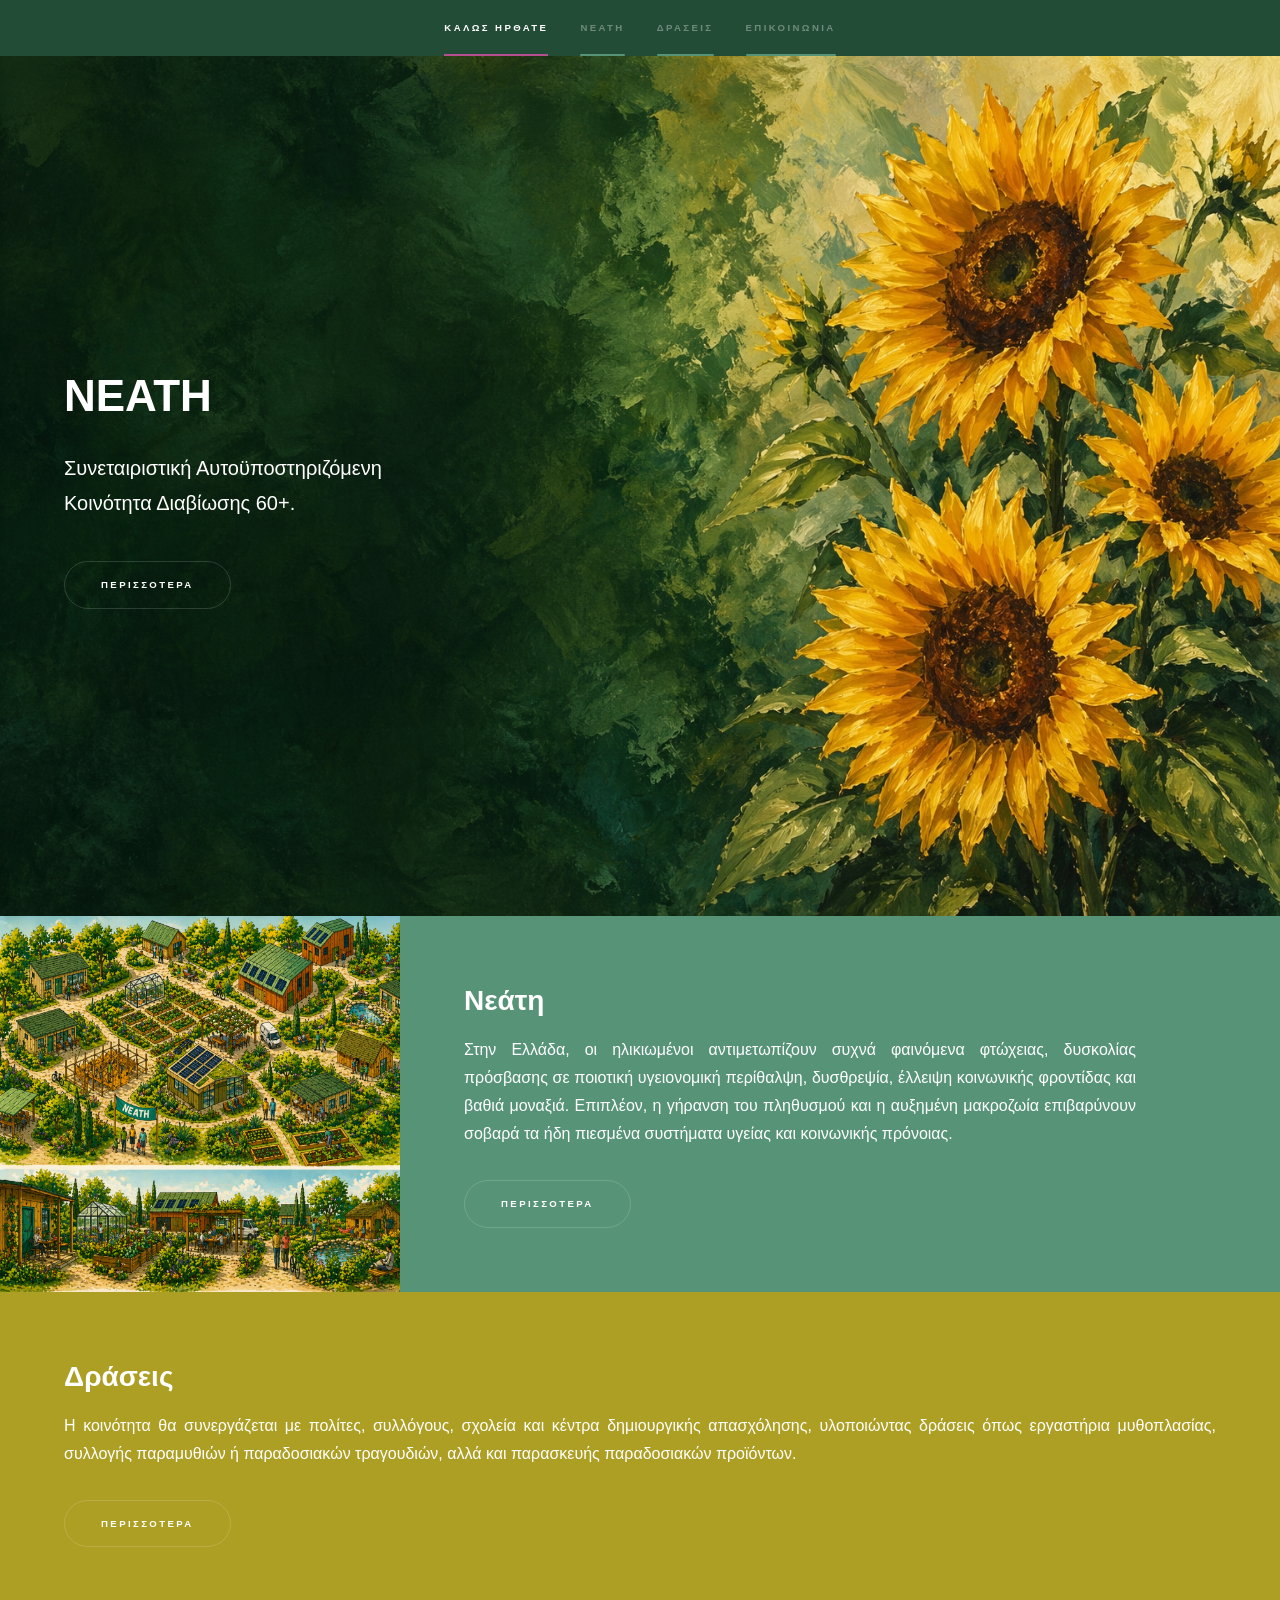
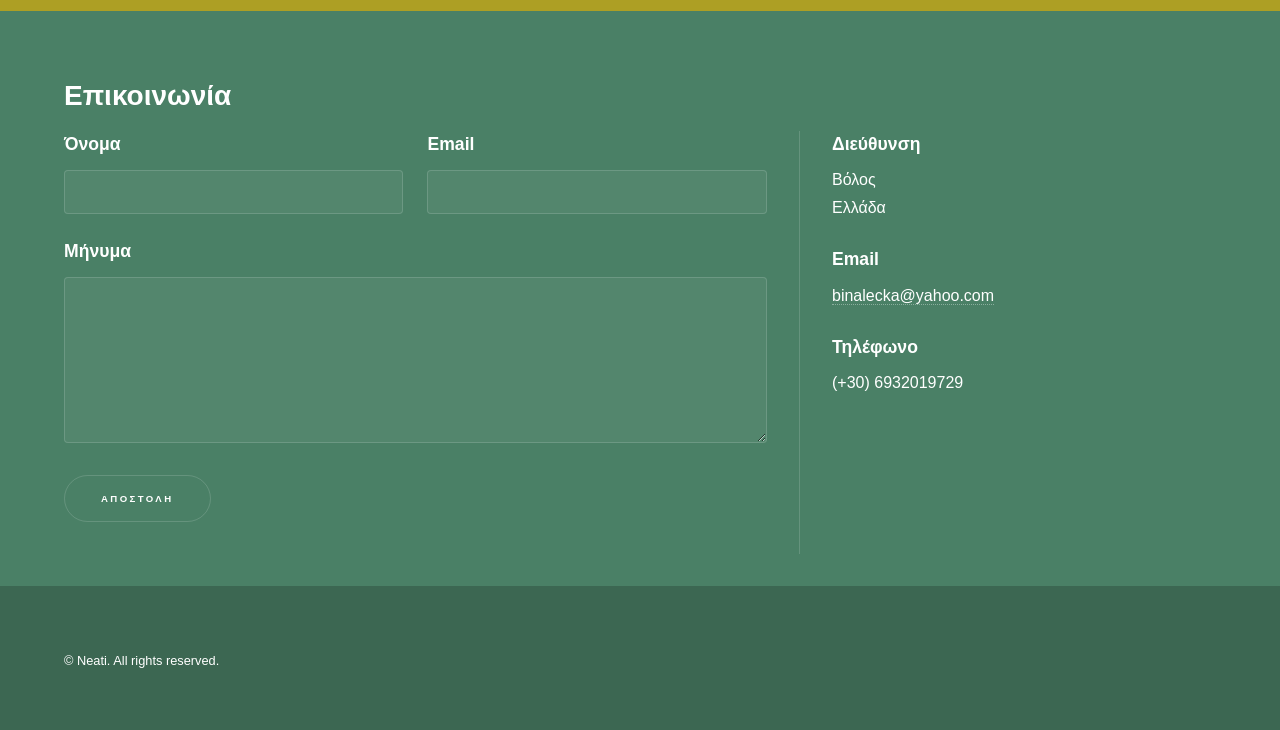
<file: index.html>
<!DOCTYPE HTML>
<!--
	Hyperspace by HTML5 UP
	html5up.net | @ajlkn
	Free for personal and commercial use under the CCA 3.0 license (html5up.net/license)
-->
<html>

<head>
	<title>ΝΕΑΤΗ</title>
	<link rel="icon" type="image/x-icon" href="/images/favicon.ico">
	<meta charset="utf-8" />
	<meta name="viewport" content="width=device-width, initial-scale=1, user-scalable=no" />
	<link rel="stylesheet" href="assets/css/main.css" />
	<noscript>
		<link rel="stylesheet" href="assets/css/noscript.css" />
	</noscript>
</head>

<body class="is-preload">

	<!-- Sidebar -->
	<section id="sidebar">
		<div class="inner">
			<nav>
				<ul>
					<li><a href="#intro">Καλως Ηρθατε</a></li>
					<li><a href="#one">Νεατη</a></li>
					<li><a href="#two">Δρασεις</a></li>
					<li><a href="#three">Επικοινωνια</a></li>
				</ul>
			</nav>
		</div>
	</section>

	<!-- Wrapper -->
	<div id="wrapper">

		<!-- Intro -->
		<section id="intro" class="wrapper style1 fullscreen fade-up">
			<div class="inner">
				<h1>ΝΕΑΤΗ</h1>
				<p>Συνεταιριστική Αυτοϋποστηριζόμενη<br> Κοινότητα Διαβίωσης 60+</a>.</p>
				<ul class="actions">
					<li><a href="#one" class="button scrolly">Περισσοτερα</a></li>
				</ul>
			</div>
		</section>

		<!-- One -->
		<section id="one" class="wrapper style2 spotlights">
			<section>
				<a href="#" class="image"><img src="images/spitia3.png" alt="" data-position="center center" /></a>
				<div class="content">
					<div class="inner">
						<h2>Νεάτη</h2>
						<p style="text-align: justify;">Στην Ελλάδα, οι ηλικιωμένοι αντιμετωπίζουν συχνά φαινόμενα
							φτώχειας, δυσκολίας πρόσβασης σε ποιοτική υγειονομική περίθαλψη, δυσθρεψία, έλλειψη
							κοινωνικής φροντίδας και βαθιά μοναξιά. Επιπλέον, η γήρανση του πληθυσμού και η αυξημένη
							μακροζωία επιβαρύνουν σοβαρά τα ήδη πιεσμένα συστήματα υγείας και κοινωνικής πρόνοιας. </p>
						<ul class="actions">
							<li><a href="neati.html" class="button">Περισσοτερα</a></li>
						</ul>
					</div>
				</div>
			</section>
			<!-- <section>
							<a href="#" class="image"><img src="images/pic02.jpg" alt="" data-position="top center" /></a>
							<div class="content">
								<div class="inner">
									<h2>Feugiat consequat</h2>
									<p>Phasellus convallis elit id ullamcorper pulvinar. Duis aliquam turpis mauris, eu ultricies erat malesuada quis. Aliquam dapibus.</p>
									<ul class="actions">
										<li><a href="neati.html" class="button">Learn more</a></li>
									</ul>
								</div>
							</div>
						</section>
						<section>
							<a href="#" class="image"><img src="images/pic03.jpg" alt="" data-position="25% 25%" /></a>
							<div class="content">
								<div class="inner">
									<h2>Ultricies aliquam</h2>
									<p>Phasellus convallis elit id ullamcorper pulvinar. Duis aliquam turpis mauris, eu ultricies erat malesuada quis. Aliquam dapibus.</p>
									<ul class="actions">
										<li><a href="neati.html" class="button">Learn more</a></li>
									</ul>
								</div>
							</div>
						</section> -->
		</section>

		<!-- Two -->
		<section id="two" class="wrapper style3 fade-up">
			<div class="inner">
				<h2>Δράσεις</h2>
				<p style="text-align: justify;">Η κοινότητα θα συνεργάζεται με πολίτες, συλλόγους, σχολεία και κέντρα
					δημιουργικής απασχόλησης, υλοποιώντας δράσεις όπως εργαστήρια μυθοπλασίας, συλλογής παραμυθιών ή
					παραδοσιακών τραγουδιών, αλλά και παρασκευής παραδοσιακών προϊόντων.</p>
				<ul class="actions">
					<li><a href="draseis.html" class="button">Περισσοτερα</a></li>
				</ul>
				<!-- <div class="features">
								<section>
									<span class="icon solid major fa-code"></span>
									<h3>Lorem ipsum amet</h3>
									<p>Phasellus convallis elit id ullam corper amet et pulvinar. Duis aliquam turpis mauris, sed ultricies erat dapibus.</p>
								</section>
								<section>
									<span class="icon solid major fa-lock"></span>
									<h3>Aliquam sed nullam</h3>
									<p>Phasellus convallis elit id ullam corper amet et pulvinar. Duis aliquam turpis mauris, sed ultricies erat dapibus.</p>
								</section>
								<section>
									<span class="icon solid major fa-cog"></span>
									<h3>Sed erat ullam corper</h3>
									<p>Phasellus convallis elit id ullam corper amet et pulvinar. Duis aliquam turpis mauris, sed ultricies erat dapibus.</p>
								</section>
								<section>
									<span class="icon solid major fa-desktop"></span>
									<h3>Veroeros quis lorem</h3>
									<p>Phasellus convallis elit id ullam corper amet et pulvinar. Duis aliquam turpis mauris, sed ultricies erat dapibus.</p>
								</section>
								<section>
									<span class="icon solid major fa-link"></span>
									<h3>Urna quis bibendum</h3>
									<p>Phasellus convallis elit id ullam corper amet et pulvinar. Duis aliquam turpis mauris, sed ultricies erat dapibus.</p>
								</section>
								<section>
									<span class="icon major fa-gem"></span>
									<h3>Aliquam urna dapibus</h3>
									<p>Phasellus convallis elit id ullam corper amet et pulvinar. Duis aliquam turpis mauris, sed ultricies erat dapibus.</p>
								</section>
							</div> -->
			</div>
		</section>

		<!-- Three -->
		<section id="three" class="wrapper style1 fade-up">
			<div class="inner">
				<h2>Επικοινωνία</h2>
				<div class="split style1">
					<section>
						<form action="https://formspree.io/f/xwvawpgl" method="POST">
							<div class="fields">
								<div class="field half">
									<label for="name">Όνομα</label>
									<input type="text" name="name" id="name" />
								</div>
								<div class="field half">
									<label for="email">Email</label>
									<input type="text" name="email" id="email" />
								</div>
								<div class="field">
									<label for="message">Μήνυμα</label>
									<textarea name="message" id="message" rows="5"></textarea>
								</div>
							</div>
							<ul class="actions">
								<li>
									<button type="submit" >
										Αποστολη
									</button>
								</li>
							</ul>
						</form>
					</section>
					<section>
						<ul class="contact">
							<li>
								<h3>Διεύθυνση</h3>
								Βόλος<br />
								Ελλάδα</span>
							</li>
							<li>
								<h3>Email</h3>
								<a href="#">binalecka@yahoo.com</a>
							</li>
							<li>
								<h3>Τηλέφωνο</h3>
								<span>(+30) 6932019729</span>
							</li>
							<!-- <li>
											<h3>Social</h3>
											<ul class="icons">
												<li><a href="#" class="icon brands fa-twitter"><span class="label">Twitter</span></a></li>
												<li><a href="#" class="icon brands fa-facebook-f"><span class="label">Facebook</span></a></li>
												<li><a href="#" class="icon brands fa-github"><span class="label">GitHub</span></a></li>
												<li><a href="#" class="icon brands fa-instagram"><span class="label">Instagram</span></a></li>
												<li><a href="#" class="icon brands fa-linkedin-in"><span class="label">LinkedIn</span></a></li>
											</ul>
										</li> -->
						</ul>
					</section>
				</div>
			</div>
		</section>

	</div>

	<!-- Footer -->
	<footer id="footer" class="wrapper alt">
		<div class="inner">
			<ul class="menu">
				<li style="color: #fff;">&copy; Neati. All rights reserved.</li>
			</ul>
		</div>
	</footer>

	<!-- Scripts -->
	<script src="assets/js/jquery.min.js"></script>
	<script src="assets/js/jquery.scrollex.min.js"></script>
	<script src="assets/js/jquery.scrolly.min.js"></script>
	<script src="assets/js/browser.min.js"></script>
	<script src="assets/js/breakpoints.min.js"></script>
	<script src="assets/js/util.js"></script>
	<script src="assets/js/main.js"></script>

</body>

</html>
</file>
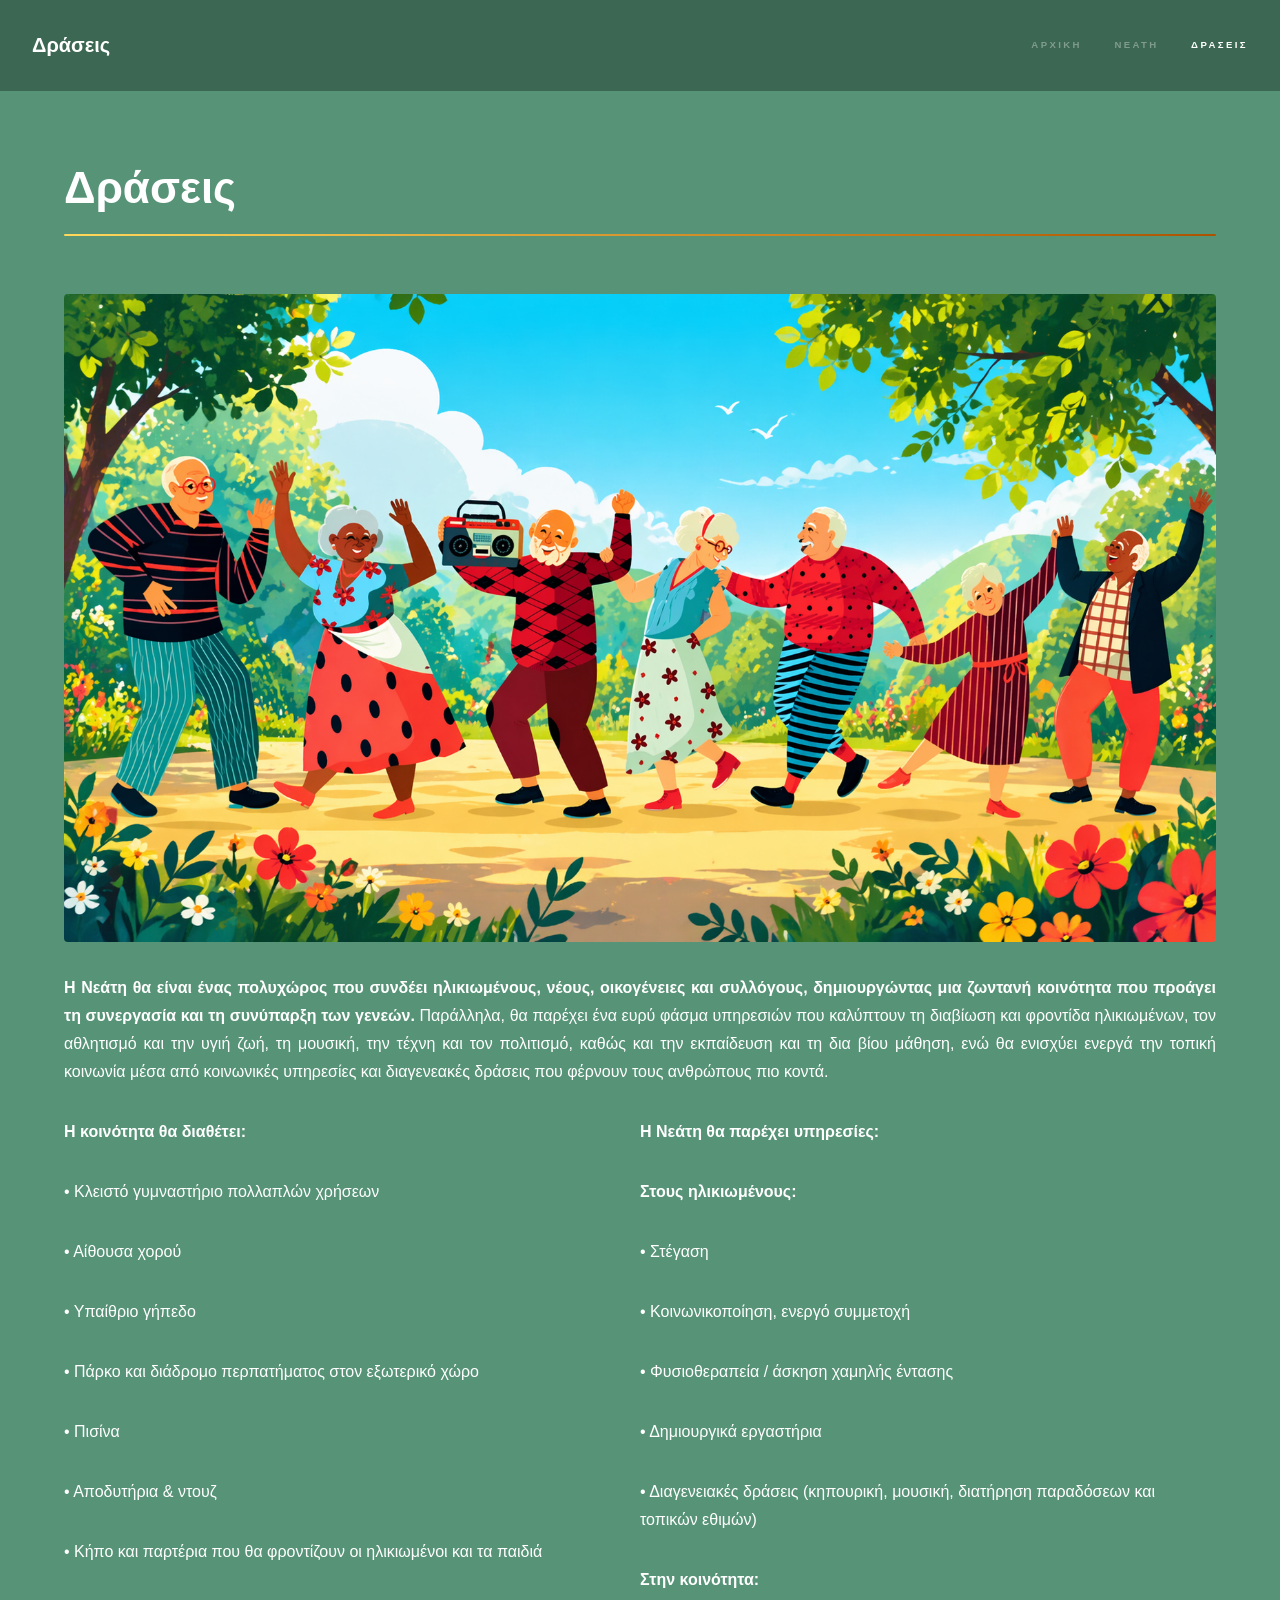
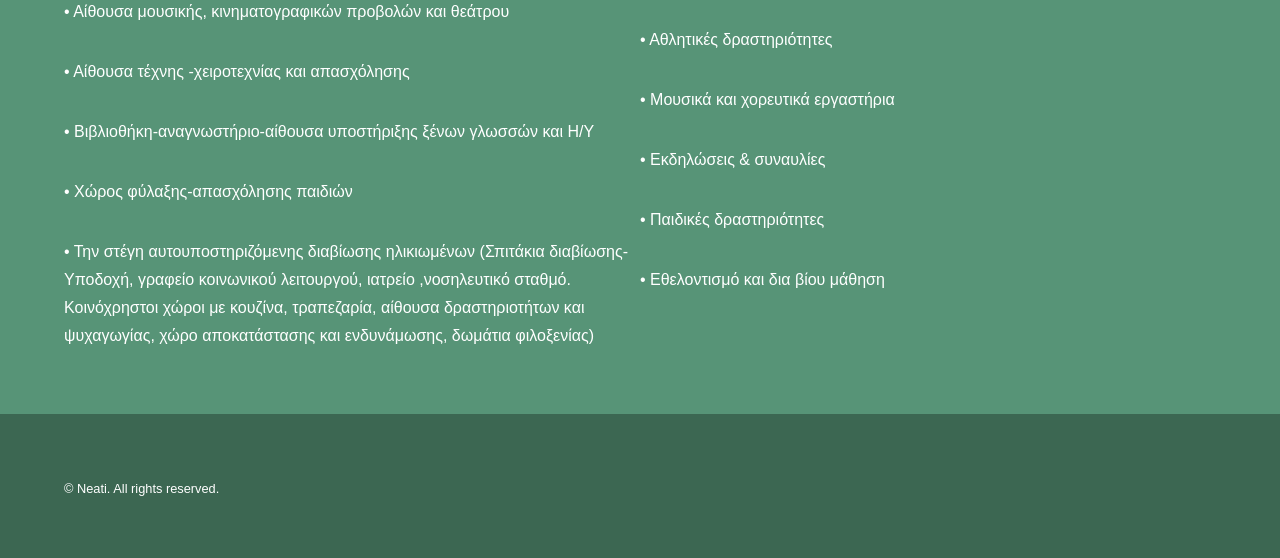
<file: draseis.html>
<!DOCTYPE HTML>
<!--
	Hyperspace by HTML5 UP
	html5up.net | @ajlkn
	Free for personal and commercial use under the CCA 3.0 license (html5up.net/license)
-->
<html>
	<head>
		<title>ΔΡΑΣΕΙΣ</title>
		<link rel="icon" type="image/x-icon" href="/images/favicon.ico">
		<meta charset="utf-8" />
		<meta name="viewport" content="width=device-width, initial-scale=1, user-scalable=no" />
		<link rel="stylesheet" href="assets/css/main.css" />
		<noscript><link rel="stylesheet" href="assets/css/noscript.css" /></noscript>
	</head>
	<body class="is-preload">

		<!-- Header -->
			<header id="header">
				<a href="index.html" class="title">Δράσεις</a>
				<nav>
					<ul>
						<li><a href="index.html">Αρχικη</a></li>
						<li><a href="neati.html">Νεατη</a></li>
						<li><a href="draseis.html" class="active">Δρασεις</a></li>
					</ul>
				</nav>
			</header>

		<!-- Wrapper -->
			<div id="wrapper">

				<!-- Main -->
					<section id="main" class="wrapper">
						<div class="inner">
							<h1 class="major">Δράσεις</h1>
							<span class="image fit"><img src="images/old.png" alt="" /></span>
							<p style="text-align: justify;"><b>Η Νεάτη θα είναι ένας πολυχώρος που συνδέει ηλικιωμένους, νέους, οικογένειες και συλλόγους, δημιουργώντας μια ζωντανή κοινότητα που προάγει τη συνεργασία και τη συνύπαρξη των γενεών.</b> Παράλληλα, θα παρέχει ένα ευρύ φάσμα υπηρεσιών που καλύπτουν τη διαβίωση και φροντίδα ηλικιωμένων, τον αθλητισμό και την υγιή ζωή, τη μουσική, την τέχνη και τον πολιτισμό, καθώς και την εκπαίδευση και τη δια βίου μάθηση, ενώ θα ενισχύει ενεργά την τοπική κοινωνία μέσα από κοινωνικές υπηρεσίες και διαγενεακές δράσεις που φέρνουν τους ανθρώπους πιο κοντά.</p>
							<div style="display: flex; justify-content: space-between; width: 100%; text-align: start;">
								<div style="width: 50%">
									<p><b> Η κοινότητα θα διαθέτει:</b></p>	
									<p> • Κλειστό γυμναστήριο πολλαπλών χρήσεων</p>
									<p> • Αίθουσα χορού</p>
									<p> • Υπαίθριο γήπεδο </p>
									<p> • Πάρκο και διάδρομο περπατήματος στον εξωτερικό χώρο</p>
									<p> • Πισίνα</p>
									<p> • Αποδυτήρια & ντουζ</p>	
									<p> • Κήπο και παρτέρια που θα φροντίζουν οι ηλικιωμένοι και τα παιδιά</p>
									<p> • Αίθουσα μουσικής, κινηματογραφικών προβολών και θεάτρου</p>
									<p> • Αίθουσα τέχνης -χειροτεχνίας και απασχόλησης</p>
									<p> • Βιβλιοθήκη-αναγνωστήριο-αίθουσα υποστήριξης ξένων γλωσσών και Η/Υ</p>
									<p> • Χώρος φύλαξης-απασχόλησης παιδιών</p>
									<p> • Την στέγη αυτουποστηριζόμενης διαβίωσης ηλικιωμένων (Σπιτάκια διαβίωσης-Υποδοχή, γραφείο κοινωνικού λειτουργού, ιατρείο ,νοσηλευτικό σταθμό. Κοινόχρηστοι χώροι με κουζίνα, τραπεζαρία, αίθουσα δραστηριοτήτων και ψυχαγωγίας, χώρο αποκατάστασης και ενδυνάμωσης, δωμάτια φιλοξενίας)</p>	
								</div>
								<div style="width: 50%">
									<p><b>Η Νεάτη θα παρέχει υπηρεσίες:</b></p>
									<p><b>Στους ηλικιωμένους:</b></p>
									<p> • Στέγαση</p>
									<p> • Κοινωνικοποίηση, ενεργό συμμετοχή</p>
									<p> • Φυσιοθεραπεία / άσκηση χαμηλής έντασης</p>
									<p> • Δημιουργικά εργαστήρια</p>
									<p> • Διαγενειακές δράσεις (κηπουρική, μουσική, διατήρηση παραδόσεων και τοπικών εθιμών)</p>
									<p><b>Στην κοινότητα:</b></p>
									<p> • Αθλητικές δραστηριότητες</p>
									<p> • Μουσικά και χορευτικά εργαστήρια</p>
									<p> • Εκδηλώσεις & συναυλίες</p>
									<p> • Παιδικές δραστηριότητες</p>
									<p> • Εθελοντισμό και δια βίου μάθηση</p>
								</div>
							</div>
						</div>
					</section>

			</div>

		<!-- Footer -->
		<footer id="footer" class="wrapper alt">
			<div class="inner">
				<ul class="menu">
					<li style="color: #fff;">&copy; Neati. All rights reserved.</li>
				</ul>
			</div>
		</footer>

		<!-- Scripts -->
			<script src="assets/js/jquery.min.js"></script>
			<script src="assets/js/jquery.scrollex.min.js"></script>
			<script src="assets/js/jquery.scrolly.min.js"></script>
			<script src="assets/js/browser.min.js"></script>
			<script src="assets/js/breakpoints.min.js"></script>
			<script src="assets/js/util.js"></script>
			<script src="assets/js/main.js"></script>

	</body>
</html>
</file>
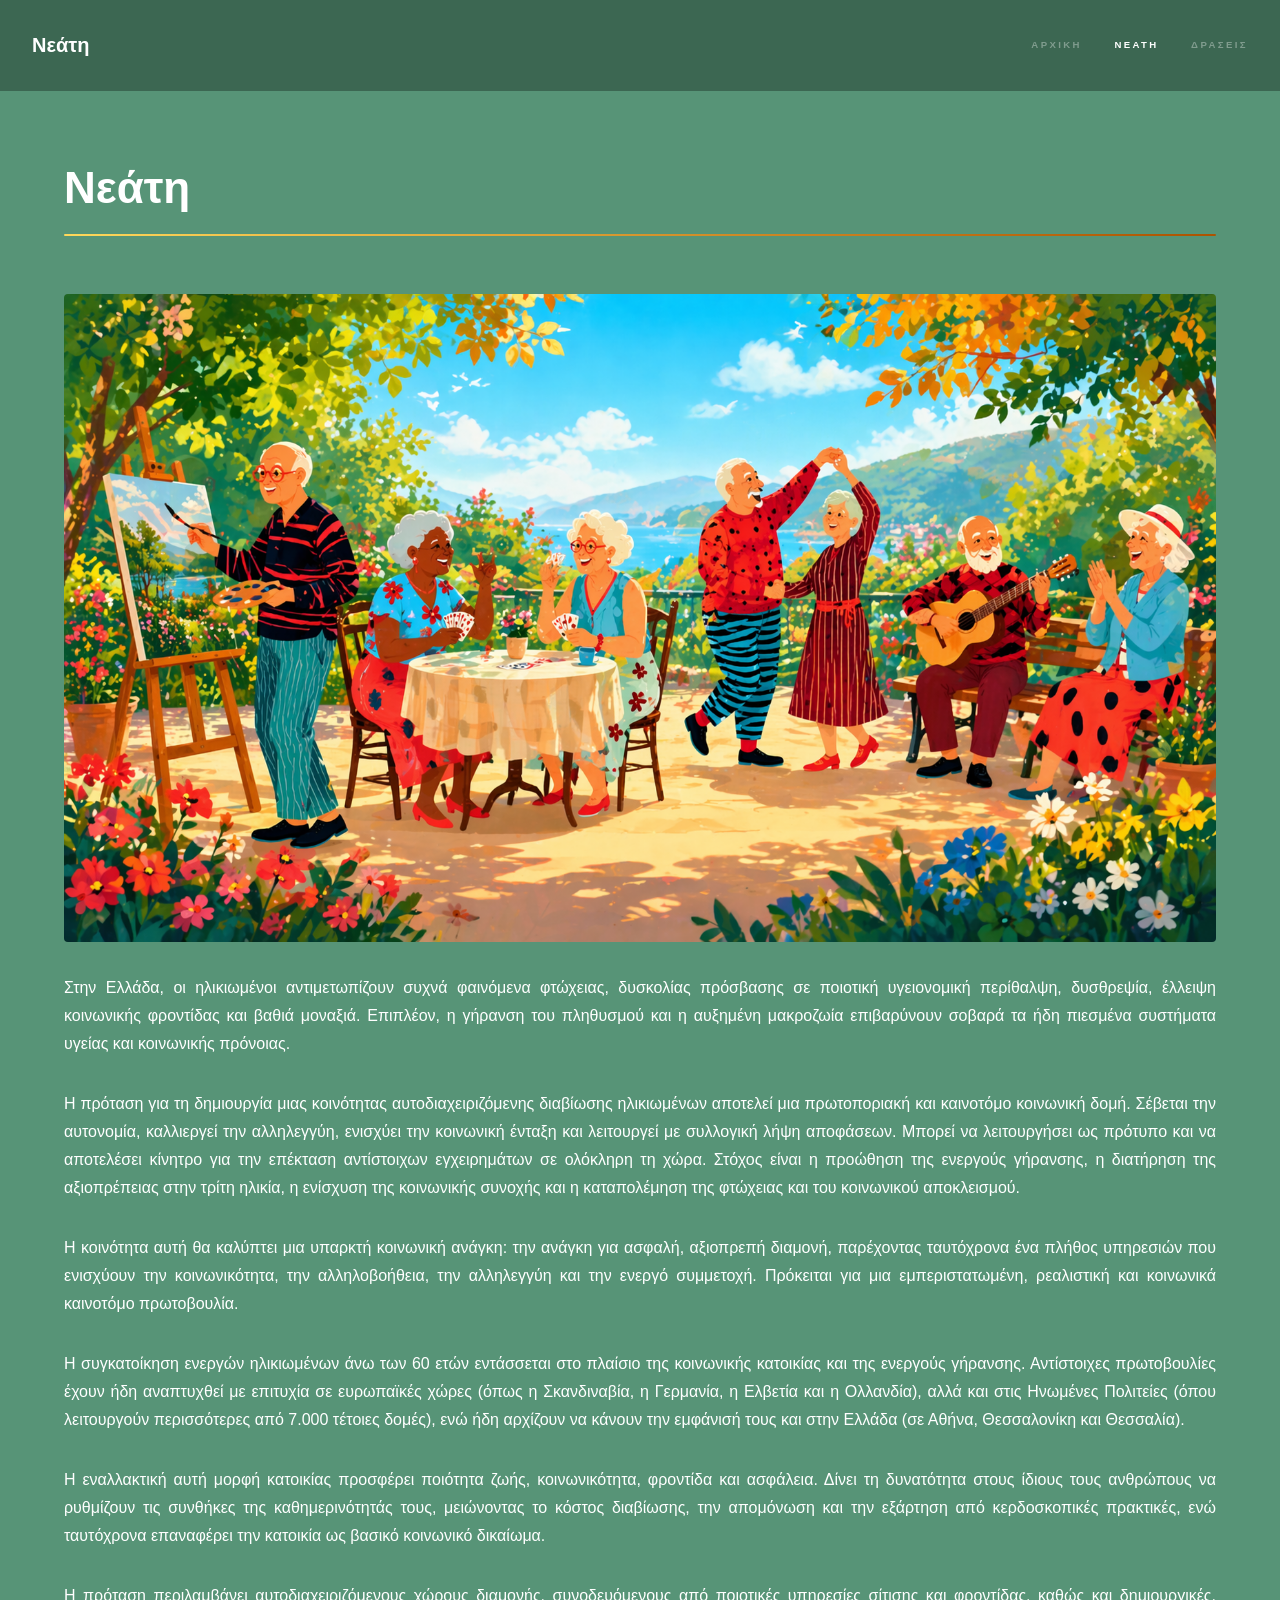
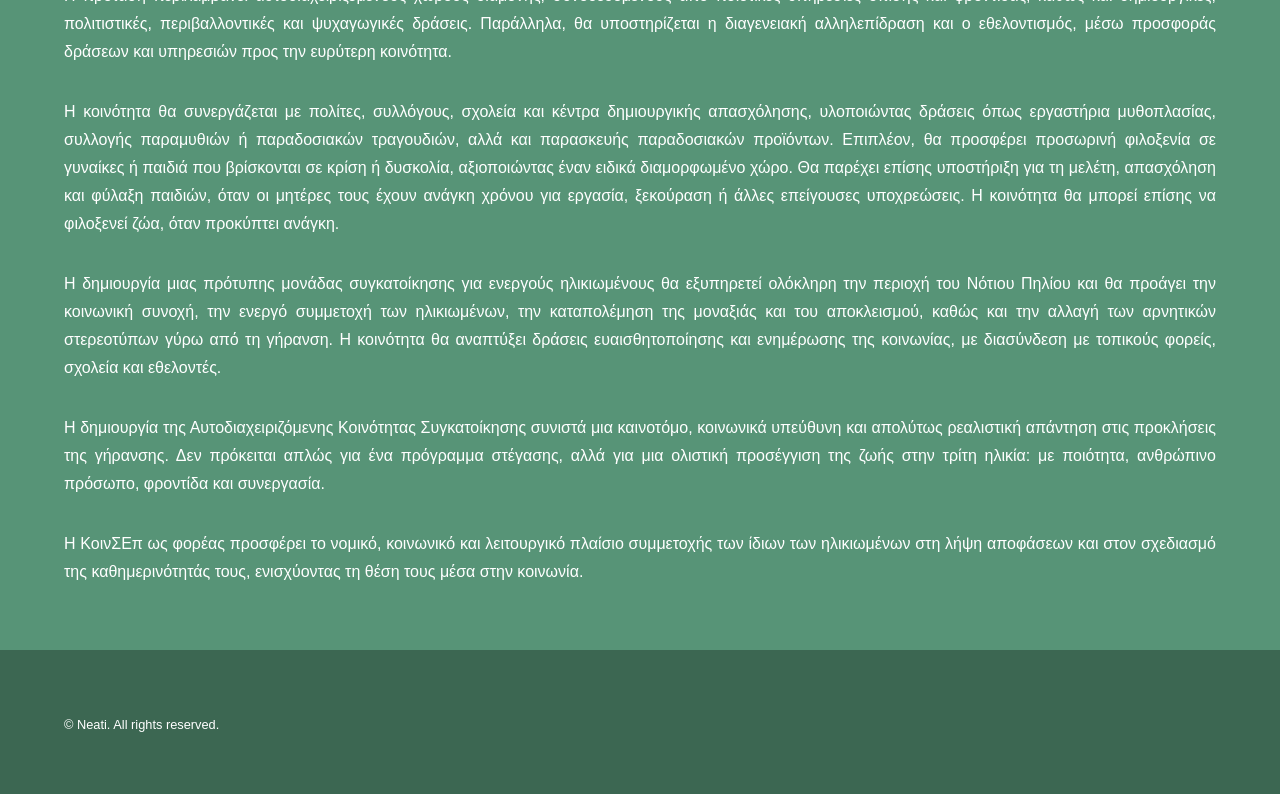
<file: neati.html>
<!DOCTYPE HTML>
<!--
	Hyperspace by HTML5 UP
	html5up.net | @ajlkn
	Free for personal and commercial use under the CCA 3.0 license (html5up.net/license)
-->
<html>
	<head>
		<title>ΝΕΑΤΗ</title>
		<link rel="icon" type="image/x-icon" href="/images/favicon.ico">
		<meta charset="utf-8" />
		<meta name="viewport" content="width=device-width, initial-scale=1, user-scalable=no" />
		<link rel="stylesheet" href="assets/css/main.css" />
		<noscript><link rel="stylesheet" href="assets/css/noscript.css" /></noscript>
	</head>
	<body class="is-preload">

		<!-- Header -->
			<header id="header">
				<a href="index.html" class="title">Νεάτη</a>
				<nav>
					<ul>
						<li><a href="index.html">Αρχικη</a></li>
						<li><a href="neati.html" class="active">Νεατη</a></li>
						<li><a href="draseis.html">Δρασεις</a></li>
					</ul>
				</nav>
			</header>

		<!-- Wrapper -->
			<div id="wrapper">

				<!-- Main -->
					<section id="main" class="wrapper" style="text-align: justify;">
						<div class="inner">
							<h1 class="major">Νεάτη</h1>
							<span class="image fit"><img src="images/old2.png" alt="" /></span>
							<p>Στην Ελλάδα, οι ηλικιωμένοι αντιμετωπίζουν συχνά φαινόμενα φτώχειας, δυσκολίας πρόσβασης σε ποιοτική υγειονομική περίθαλψη, δυσθρεψία, έλλειψη κοινωνικής φροντίδας και βαθιά μοναξιά. Επιπλέον, η γήρανση του πληθυσμού και η αυξημένη μακροζωία επιβαρύνουν σοβαρά τα ήδη πιεσμένα συστήματα υγείας και κοινωνικής πρόνοιας.</p>
							<p>Η πρόταση για τη δημιουργία μιας κοινότητας αυτοδιαχειριζόμενης διαβίωσης ηλικιωμένων αποτελεί μια πρωτοποριακή και καινοτόμο κοινωνική δομή. Σέβεται την αυτονομία, καλλιεργεί την αλληλεγγύη, ενισχύει την κοινωνική ένταξη και λειτουργεί με συλλογική λήψη αποφάσεων. Μπορεί να λειτουργήσει ως πρότυπο και να αποτελέσει κίνητρο για την επέκταση αντίστοιχων εγχειρημάτων σε ολόκληρη τη χώρα. Στόχος είναι η προώθηση της ενεργούς γήρανσης, η διατήρηση της αξιοπρέπειας στην τρίτη ηλικία, η ενίσχυση της κοινωνικής συνοχής και η καταπολέμηση της φτώχειας και του κοινωνικού αποκλεισμού.</p>
							<p>Η κοινότητα αυτή θα καλύπτει μια υπαρκτή κοινωνική ανάγκη: την ανάγκη για ασφαλή, αξιοπρεπή διαμονή, παρέχοντας ταυτόχρονα ένα πλήθος υπηρεσιών που ενισχύουν την κοινωνικότητα, την αλληλοβοήθεια, την αλληλεγγύη και την ενεργό συμμετοχή. Πρόκειται για μια εμπεριστατωμένη, ρεαλιστική και κοινωνικά καινοτόμο πρωτοβουλία.</p>
							<p>Η συγκατοίκηση ενεργών ηλικιωμένων άνω των 60 ετών εντάσσεται στο πλαίσιο της κοινωνικής κατοικίας και της ενεργούς γήρανσης. Αντίστοιχες πρωτοβουλίες έχουν ήδη αναπτυχθεί με επιτυχία σε ευρωπαϊκές χώρες (όπως η Σκανδιναβία, η Γερμανία, η Ελβετία και η Ολλανδία), αλλά και στις Ηνωμένες Πολιτείες (όπου λειτουργούν περισσότερες από 7.000 τέτοιες δομές), ενώ ήδη αρχίζουν να κάνουν την εμφάνισή τους και στην Ελλάδα (σε Αθήνα, Θεσσαλονίκη και Θεσσαλία).</p>
							<p>Η εναλλακτική αυτή μορφή κατοικίας προσφέρει ποιότητα ζωής, κοινωνικότητα, φροντίδα και ασφάλεια. Δίνει τη δυνατότητα στους ίδιους τους ανθρώπους να ρυθμίζουν τις συνθήκες της καθημερινότητάς τους, μειώνοντας το κόστος διαβίωσης, την απομόνωση και την εξάρτηση από κερδοσκοπικές πρακτικές, ενώ ταυτόχρονα επαναφέρει την κατοικία ως βασικό κοινωνικό δικαίωμα.</p>
							<p>Η πρόταση περιλαμβάνει αυτοδιαχειριζόμενους χώρους διαμονής, συνοδευόμενους από ποιοτικές υπηρεσίες σίτισης και φροντίδας, καθώς και δημιουργικές, πολιτιστικές, περιβαλλοντικές και ψυχαγωγικές δράσεις. Παράλληλα, θα υποστηρίζεται η διαγενειακή αλληλεπίδραση και ο εθελοντισμός, μέσω προσφοράς δράσεων και υπηρεσιών προς την ευρύτερη κοινότητα.</p>
							<p>Η κοινότητα θα συνεργάζεται με πολίτες, συλλόγους, σχολεία και κέντρα δημιουργικής απασχόλησης, υλοποιώντας δράσεις όπως εργαστήρια μυθοπλασίας, συλλογής παραμυθιών ή παραδοσιακών τραγουδιών, αλλά και παρασκευής παραδοσιακών προϊόντων. Επιπλέον, θα προσφέρει προσωρινή φιλοξενία σε γυναίκες ή παιδιά που βρίσκονται σε κρίση ή δυσκολία, αξιοποιώντας έναν ειδικά διαμορφωμένο χώρο. Θα παρέχει επίσης υποστήριξη για τη μελέτη, απασχόληση και φύλαξη παιδιών, όταν οι μητέρες τους έχουν ανάγκη χρόνου για εργασία, ξεκούραση ή άλλες επείγουσες υποχρεώσεις. Η κοινότητα θα μπορεί επίσης να φιλοξενεί ζώα, όταν προκύπτει ανάγκη.</p>
							<p>Η δημιουργία μιας πρότυπης μονάδας συγκατοίκησης για ενεργούς ηλικιωμένους θα εξυπηρετεί ολόκληρη την περιοχή του Νότιου Πηλίου και θα προάγει την κοινωνική συνοχή, την ενεργό συμμετοχή των ηλικιωμένων, την καταπολέμηση της μοναξιάς και του αποκλεισμού, καθώς και την αλλαγή των αρνητικών στερεοτύπων γύρω από τη γήρανση. Η κοινότητα θα αναπτύξει δράσεις ευαισθητοποίησης και ενημέρωσης της κοινωνίας, με διασύνδεση με τοπικούς φορείς, σχολεία και εθελοντές.</p>
							<p>Η δημιουργία της Αυτοδιαχειριζόμενης Κοινότητας Συγκατοίκησης συνιστά μια καινοτόμο, κοινωνικά υπεύθυνη και απολύτως ρεαλιστική απάντηση στις προκλήσεις της γήρανσης. Δεν πρόκειται απλώς για ένα πρόγραμμα στέγασης, αλλά για μια ολιστική προσέγγιση της ζωής στην τρίτη ηλικία: με ποιότητα, ανθρώπινο πρόσωπο, φροντίδα και συνεργασία.</p>
							<p>Η ΚοινΣΕπ ως φορέας προσφέρει το νομικό, κοινωνικό και λειτουργικό πλαίσιο συμμετοχής των ίδιων των ηλικιωμένων στη λήψη αποφάσεων και στον σχεδιασμό της καθημερινότητάς τους, ενισχύοντας τη θέση τους μέσα στην κοινωνία.</p>

						</div>
					</section>

			</div>

		<!-- Footer -->
			<footer id="footer" class="wrapper alt">
				<div class="inner">
					<ul class="menu">
						<li style="color: #fff;">&copy; Neati. All rights reserved.</li>
					</ul>
				</div>
			</footer>

		<!-- Scripts -->
			<script src="assets/js/jquery.min.js"></script>
			<script src="assets/js/jquery.scrollex.min.js"></script>
			<script src="assets/js/jquery.scrolly.min.js"></script>
			<script src="assets/js/browser.min.js"></script>
			<script src="assets/js/breakpoints.min.js"></script>
			<script src="assets/js/util.js"></script>
			<script src="assets/js/main.js"></script>

	</body>
</html>
</file>
<file: assets/css/noscript.css>
/*
	Hyperspace by HTML5 UP
	html5up.net | @ajlkn
	Free for personal and commercial use under the CCA 3.0 license (html5up.net/license)
*/

/* Spotlights */

	.spotlights > section > .image:before {
		opacity: 0 !important;
	}

	.spotlights > section > .content > .inner {
		-moz-transform: none !important;
		-webkit-transform: none !important;
		-ms-transform: none !important;
		transform: none !important;
		opacity: 1 !important;
	}

/* Wrapper */

	.wrapper > .inner {
		opacity: 1 !important;
		-moz-transform: none !important;
		-webkit-transform: none !important;
		-ms-transform: none !important;
		transform: none !important;
	}

/* Sidebar */

	#sidebar > .inner {
		opacity: 1 !important;
	}

	#sidebar nav > ul > li {
		-moz-transform: none !important;
		-webkit-transform: none !important;
		-ms-transform: none !important;
		transform: none !important;
		opacity: 1 !important;
	}
</file>
<file: assets/css/main.css>
@import url(fontawesome-all.min.css);

/*
	Hyperspace by HTML5 UP
	html5up.net | @ajlkn
	Free for personal and commercial use under the CCA 3.0 license (html5up.net/license)
*/

html, body, div, span, applet, object,
iframe, h1, h2, h3, h4, h5, h6, p, blockquote,
pre, a, abbr, acronym, address, big, cite,
code, del, dfn, em, img, ins, kbd, q, s, samp,
small, strike, strong, sub, sup, tt, var, b,
u, i, center, dl, dt, dd, ol, ul, li, fieldset,
form, label, legend, table, caption, tbody,
tfoot, thead, tr, th, td, article, aside,
canvas, details, embed, figure, figcaption,
footer, header, hgroup, menu, nav, output, ruby,
section, summary, time, mark, audio, video {
	margin: 0;
	padding: 0;
	border: 0;
	font-size: 100%;
	font: inherit;
	vertical-align: baseline;}

article, aside, details, figcaption, figure,
footer, header, hgroup, menu, nav, section {
	display: block;}

body {
	line-height: 1;
}

ol, ul {
	list-style: none;
}

blockquote, q {
	quotes: none;
}

	blockquote:before, blockquote:after, q:before, q:after {
		content: '';
		content: none;
	}

table {
	border-collapse: collapse;
	border-spacing: 0;
}

body {
	-webkit-text-size-adjust: none;
}

mark {
	background-color: transparent;
	color: inherit;
}

input::-moz-focus-inner {
	border: 0;
	padding: 0;
}

input, select, textarea {
	-moz-appearance: none;
	-webkit-appearance: none;
	-ms-appearance: none;
	appearance: none;
}

/* Basic */

	@-ms-viewport {
		width: device-width;
	}

	body {
		-ms-overflow-style: scrollbar;
	}

	@media screen and (max-width: 480px) {

		html, body {
			min-width: 320px;
		}

	}

	html {
		box-sizing: border-box;
	}

	*, *:before, *:after {
		box-sizing: inherit;
	}

	body {
		background: #579477;
	}

		body.is-preload *, body.is-preload *:before, body.is-preload *:after {
			-moz-animation: none !important;
			-webkit-animation: none !important;
			-ms-animation: none !important;
			animation: none !important;
			-moz-transition: none !important;
			-webkit-transition: none !important;
			-ms-transition: none !important;
			transition: none !important;
		}

/* Type */

	body, input, select, textarea {
		color: #FFFFFF;
		font-family: Arial, Helvetica, sans-serif;
		font-size: 16.5pt;
		font-weight: normal;
		line-height: 1.75;
	}

		@media screen and (max-width: 1680px) {

			body, input, select, textarea {
				font-size: 13pt;
			}

		}

		@media screen and (max-width: 1280px) {

			body, input, select, textarea {
				font-size: 12pt;
			}

		}

		@media screen and (max-width: 360px) {

			body, input, select, textarea {
				font-size: 11pt;
			}

		}

	a {
		-moz-transition: color 0.2s ease, border-bottom-color 0.2s ease;
		-webkit-transition: color 0.2s ease, border-bottom-color 0.2s ease;
		-ms-transition: color 0.2s ease, border-bottom-color 0.2s ease;
		transition: color 0.2s ease, border-bottom-color 0.2s ease;
		border-bottom: dotted 1px rgba(255, 255, 255, 0.35);
		color: inherit;
		text-decoration: none;
	}

		a:hover {
			border-bottom-color: transparent;
			color: #ffffff;
		}

	strong, b {
		color: #ffffff;
		font-weight: bold;
	}

	em, i {
		font-style: italic;
	}

	p {
		margin: 0 0 2em 0;
	}

	h1, h2, h3, h4, h5, h6 {
		color: #ffffff;
		font-weight: bold;
		line-height: 1.5;
		margin: 0 0 0.5em 0;
	}

		h1 a, h2 a, h3 a, h4 a, h5 a, h6 a {
			color: inherit;
			text-decoration: none;
		}

	h1 {
		font-size: 2.75em;
	}

		h1.major {
			margin: 0 0 1.3em 0;
			position: relative;
			padding-bottom: 0.35em;
		}

			h1.major:after {
				background-image: -moz-linear-gradient(to right, #FED85B, #AD5300);
				background-image: -webkit-linear-gradient(to right, #FED85B, #AD5300);
				background-image: -ms-linear-gradient(to right, #FED85B #AD5300);
				background-image: linear-gradient(to right, #FED85B, #AD5300);
				-moz-transition: max-width 0.2s ease;
				-webkit-transition: max-width 0.2s ease;
				-ms-transition: max-width 0.2s ease;
				transition: max-width 0.2s ease;
				border-radius: 0.2em;
				bottom: 0;
				content: '';
				height: 0.05em;
				position: absolute;
				right: 0;
				width: 100%;
			}

	h2 {
		font-size: 1.75em;
	}

	h3 {
		font-size: 1.1em;
	}

	h4 {
		font-size: 1em;
	}

	h5 {
		font-size: 0.8em;
	}

	h6 {
		font-size: 0.6em;
	}

	@media screen and (max-width: 736px) {

		h1 {
			font-size: 2em;
		}

		h2 {
			font-size: 1.25em;
		}

		h3 {
			font-size: 1em;
		}

		h4 {
			font-size: 0.8em;
		}

		h5 {
			font-size: 0.6em;
		}

		h6 {
			font-size: 0.6em;
		}

	}

	sub {
		font-size: 0.8em;
		position: relative;
		top: 0.5em;
	}

	sup {
		font-size: 0.8em;
		position: relative;
		top: -0.5em;
	}

	blockquote {
		border-left: solid 4px rgba(255, 255, 255, 0.15);
		font-style: italic;
		margin: 0 0 2em 0;
		padding: 0.5em 0 0.5em 2em;
	}

	code {
		background: rgba(255, 255, 255, 0.05);
		border-radius: 0.25em;
		border: solid 1px rgba(255, 255, 255, 0.15);
		font-family: "Courier New", monospace;
		font-size: 0.9em;
		margin: 0 0.25em;
		padding: 0.25em 0.65em;
	}

	pre {
		-webkit-overflow-scrolling: touch;
		font-family: "Courier New", monospace;
		font-size: 0.9em;
		margin: 0 0 2em 0;
	}

		pre code {
			display: block;
			line-height: 1.75em;
			padding: 1em 1.5em;
			overflow-x: auto;
		}

	hr {
		border: 0;
		border-bottom: solid 1px rgba(255, 255, 255, 0.15);
		margin: 2em 0;
	}

		hr.major {
			margin: 3em 0;
		}

	.align-left {
		text-align: left;
	}

	.align-center {
		text-align: center;
	}

	.align-right {
		text-align: right;
	}

/* Row */

	.row {
		display: flex;
		flex-wrap: wrap;
		box-sizing: border-box;
		align-items: stretch;
	}

		.row > * {
			box-sizing: border-box;
		}

		.row.gtr-uniform > * > :last-child {
			margin-bottom: 0;
		}

		.row.aln-left {
			justify-content: flex-start;
		}

		.row.aln-center {
			justify-content: center;
		}

		.row.aln-right {
			justify-content: flex-end;
		}

		.row.aln-top {
			align-items: flex-start;
		}

		.row.aln-middle {
			align-items: center;
		}

		.row.aln-bottom {
			align-items: flex-end;
		}

		.row > .imp {
			order: -1;
		}

		.row > .col-1 {
			width: 8.33333%;
		}

		.row > .off-1 {
			margin-left: 8.33333%;
		}

		.row > .col-2 {
			width: 16.66667%;
		}

		.row > .off-2 {
			margin-left: 16.66667%;
		}

		.row > .col-3 {
			width: 25%;
		}

		.row > .off-3 {
			margin-left: 25%;
		}

		.row > .col-4 {
			width: 33.33333%;
		}

		.row > .off-4 {
			margin-left: 33.33333%;
		}

		.row > .col-5 {
			width: 41.66667%;
		}

		.row > .off-5 {
			margin-left: 41.66667%;
		}

		.row > .col-6 {
			width: 50%;
		}

		.row > .off-6 {
			margin-left: 50%;
		}

		.row > .col-7 {
			width: 58.33333%;
		}

		.row > .off-7 {
			margin-left: 58.33333%;
		}

		.row > .col-8 {
			width: 66.66667%;
		}

		.row > .off-8 {
			margin-left: 66.66667%;
		}

		.row > .col-9 {
			width: 75%;
		}

		.row > .off-9 {
			margin-left: 75%;
		}

		.row > .col-10 {
			width: 83.33333%;
		}

		.row > .off-10 {
			margin-left: 83.33333%;
		}

		.row > .col-11 {
			width: 91.66667%;
		}

		.row > .off-11 {
			margin-left: 91.66667%;
		}

		.row > .col-12 {
			width: 100%;
		}

		.row > .off-12 {
			margin-left: 100%;
		}

		.row.gtr-0 {
			margin-top: 0;
			margin-left: 0em;
		}

			.row.gtr-0 > * {
				padding: 0 0 0 0em;
			}

			.row.gtr-0.gtr-uniform {
				margin-top: 0em;
			}

				.row.gtr-0.gtr-uniform > * {
					padding-top: 0em;
				}

		.row.gtr-25 {
			margin-top: 0;
			margin-left: -0.375em;
		}

			.row.gtr-25 > * {
				padding: 0 0 0 0.375em;
			}

			.row.gtr-25.gtr-uniform {
				margin-top: -0.375em;
			}

				.row.gtr-25.gtr-uniform > * {
					padding-top: 0.375em;
				}

		.row.gtr-50 {
			margin-top: 0;
			margin-left: -0.75em;
		}

			.row.gtr-50 > * {
				padding: 0 0 0 0.75em;
			}

			.row.gtr-50.gtr-uniform {
				margin-top: -0.75em;
			}

				.row.gtr-50.gtr-uniform > * {
					padding-top: 0.75em;
				}

		.row {
			margin-top: 0;
			margin-left: -1.5em;
		}

			.row > * {
				padding: 0 0 0 1.5em;
			}

			.row.gtr-uniform {
				margin-top: -1.5em;
			}

				.row.gtr-uniform > * {
					padding-top: 1.5em;
				}

		.row.gtr-150 {
			margin-top: 0;
			margin-left: -2.25em;
		}

			.row.gtr-150 > * {
				padding: 0 0 0 2.25em;
			}

			.row.gtr-150.gtr-uniform {
				margin-top: -2.25em;
			}

				.row.gtr-150.gtr-uniform > * {
					padding-top: 2.25em;
				}

		.row.gtr-200 {
			margin-top: 0;
			margin-left: -3em;
		}

			.row.gtr-200 > * {
				padding: 0 0 0 3em;
			}

			.row.gtr-200.gtr-uniform {
				margin-top: -3em;
			}

				.row.gtr-200.gtr-uniform > * {
					padding-top: 3em;
				}

		@media screen and (max-width: 1680px) {

			.row {
				display: flex;
				flex-wrap: wrap;
				box-sizing: border-box;
				align-items: stretch;
			}

				.row > * {
					box-sizing: border-box;
				}

				.row.gtr-uniform > * > :last-child {
					margin-bottom: 0;
				}

				.row.aln-left {
					justify-content: flex-start;
				}

				.row.aln-center {
					justify-content: center;
				}

				.row.aln-right {
					justify-content: flex-end;
				}

				.row.aln-top {
					align-items: flex-start;
				}

				.row.aln-middle {
					align-items: center;
				}

				.row.aln-bottom {
					align-items: flex-end;
				}

				.row > .imp-xlarge {
					order: -1;
				}

				.row > .col-1-xlarge {
					width: 8.33333%;
				}

				.row > .off-1-xlarge {
					margin-left: 8.33333%;
				}

				.row > .col-2-xlarge {
					width: 16.66667%;
				}

				.row > .off-2-xlarge {
					margin-left: 16.66667%;
				}

				.row > .col-3-xlarge {
					width: 25%;
				}

				.row > .off-3-xlarge {
					margin-left: 25%;
				}

				.row > .col-4-xlarge {
					width: 33.33333%;
				}

				.row > .off-4-xlarge {
					margin-left: 33.33333%;
				}

				.row > .col-5-xlarge {
					width: 41.66667%;
				}

				.row > .off-5-xlarge {
					margin-left: 41.66667%;
				}

				.row > .col-6-xlarge {
					width: 50%;
				}

				.row > .off-6-xlarge {
					margin-left: 50%;
				}

				.row > .col-7-xlarge {
					width: 58.33333%;
				}

				.row > .off-7-xlarge {
					margin-left: 58.33333%;
				}

				.row > .col-8-xlarge {
					width: 66.66667%;
				}

				.row > .off-8-xlarge {
					margin-left: 66.66667%;
				}

				.row > .col-9-xlarge {
					width: 75%;
				}

				.row > .off-9-xlarge {
					margin-left: 75%;
				}

				.row > .col-10-xlarge {
					width: 83.33333%;
				}

				.row > .off-10-xlarge {
					margin-left: 83.33333%;
				}

				.row > .col-11-xlarge {
					width: 91.66667%;
				}

				.row > .off-11-xlarge {
					margin-left: 91.66667%;
				}

				.row > .col-12-xlarge {
					width: 100%;
				}

				.row > .off-12-xlarge {
					margin-left: 100%;
				}

				.row.gtr-0 {
					margin-top: 0;
					margin-left: 0em;
				}

					.row.gtr-0 > * {
						padding: 0 0 0 0em;
					}

					.row.gtr-0.gtr-uniform {
						margin-top: 0em;
					}

						.row.gtr-0.gtr-uniform > * {
							padding-top: 0em;
						}

				.row.gtr-25 {
					margin-top: 0;
					margin-left: -0.375em;
				}

					.row.gtr-25 > * {
						padding: 0 0 0 0.375em;
					}

					.row.gtr-25.gtr-uniform {
						margin-top: -0.375em;
					}

						.row.gtr-25.gtr-uniform > * {
							padding-top: 0.375em;
						}

				.row.gtr-50 {
					margin-top: 0;
					margin-left: -0.75em;
				}

					.row.gtr-50 > * {
						padding: 0 0 0 0.75em;
					}

					.row.gtr-50.gtr-uniform {
						margin-top: -0.75em;
					}

						.row.gtr-50.gtr-uniform > * {
							padding-top: 0.75em;
						}

				.row {
					margin-top: 0;
					margin-left: -1.5em;
				}

					.row > * {
						padding: 0 0 0 1.5em;
					}

					.row.gtr-uniform {
						margin-top: -1.5em;
					}

						.row.gtr-uniform > * {
							padding-top: 1.5em;
						}

				.row.gtr-150 {
					margin-top: 0;
					margin-left: -2.25em;
				}

					.row.gtr-150 > * {
						padding: 0 0 0 2.25em;
					}

					.row.gtr-150.gtr-uniform {
						margin-top: -2.25em;
					}

						.row.gtr-150.gtr-uniform > * {
							padding-top: 2.25em;
						}

				.row.gtr-200 {
					margin-top: 0;
					margin-left: -3em;
				}

					.row.gtr-200 > * {
						padding: 0 0 0 3em;
					}

					.row.gtr-200.gtr-uniform {
						margin-top: -3em;
					}

						.row.gtr-200.gtr-uniform > * {
							padding-top: 3em;
						}

		}

		@media screen and (max-width: 1280px) {

			.row {
				display: flex;
				flex-wrap: wrap;
				box-sizing: border-box;
				align-items: stretch;
			}

				.row > * {
					box-sizing: border-box;
				}

				.row.gtr-uniform > * > :last-child {
					margin-bottom: 0;
				}

				.row.aln-left {
					justify-content: flex-start;
				}

				.row.aln-center {
					justify-content: center;
				}

				.row.aln-right {
					justify-content: flex-end;
				}

				.row.aln-top {
					align-items: flex-start;
				}

				.row.aln-middle {
					align-items: center;
				}

				.row.aln-bottom {
					align-items: flex-end;
				}

				.row > .imp-large {
					order: -1;
				}

				.row > .col-1-large {
					width: 8.33333%;
				}

				.row > .off-1-large {
					margin-left: 8.33333%;
				}

				.row > .col-2-large {
					width: 16.66667%;
				}

				.row > .off-2-large {
					margin-left: 16.66667%;
				}

				.row > .col-3-large {
					width: 25%;
				}

				.row > .off-3-large {
					margin-left: 25%;
				}

				.row > .col-4-large {
					width: 33.33333%;
				}

				.row > .off-4-large {
					margin-left: 33.33333%;
				}

				.row > .col-5-large {
					width: 41.66667%;
				}

				.row > .off-5-large {
					margin-left: 41.66667%;
				}

				.row > .col-6-large {
					width: 50%;
				}

				.row > .off-6-large {
					margin-left: 50%;
				}

				.row > .col-7-large {
					width: 58.33333%;
				}

				.row > .off-7-large {
					margin-left: 58.33333%;
				}

				.row > .col-8-large {
					width: 66.66667%;
				}

				.row > .off-8-large {
					margin-left: 66.66667%;
				}

				.row > .col-9-large {
					width: 75%;
				}

				.row > .off-9-large {
					margin-left: 75%;
				}

				.row > .col-10-large {
					width: 83.33333%;
				}

				.row > .off-10-large {
					margin-left: 83.33333%;
				}

				.row > .col-11-large {
					width: 91.66667%;
				}

				.row > .off-11-large {
					margin-left: 91.66667%;
				}

				.row > .col-12-large {
					width: 100%;
				}

				.row > .off-12-large {
					margin-left: 100%;
				}

				.row.gtr-0 {
					margin-top: 0;
					margin-left: 0em;
				}

					.row.gtr-0 > * {
						padding: 0 0 0 0em;
					}

					.row.gtr-0.gtr-uniform {
						margin-top: 0em;
					}

						.row.gtr-0.gtr-uniform > * {
							padding-top: 0em;
						}

				.row.gtr-25 {
					margin-top: 0;
					margin-left: -0.375em;
				}

					.row.gtr-25 > * {
						padding: 0 0 0 0.375em;
					}

					.row.gtr-25.gtr-uniform {
						margin-top: -0.375em;
					}

						.row.gtr-25.gtr-uniform > * {
							padding-top: 0.375em;
						}

				.row.gtr-50 {
					margin-top: 0;
					margin-left: -0.75em;
				}

					.row.gtr-50 > * {
						padding: 0 0 0 0.75em;
					}

					.row.gtr-50.gtr-uniform {
						margin-top: -0.75em;
					}

						.row.gtr-50.gtr-uniform > * {
							padding-top: 0.75em;
						}

				.row {
					margin-top: 0;
					margin-left: -1.5em;
				}

					.row > * {
						padding: 0 0 0 1.5em;
					}

					.row.gtr-uniform {
						margin-top: -1.5em;
					}

						.row.gtr-uniform > * {
							padding-top: 1.5em;
						}

				.row.gtr-150 {
					margin-top: 0;
					margin-left: -2.25em;
				}

					.row.gtr-150 > * {
						padding: 0 0 0 2.25em;
					}

					.row.gtr-150.gtr-uniform {
						margin-top: -2.25em;
					}

						.row.gtr-150.gtr-uniform > * {
							padding-top: 2.25em;
						}

				.row.gtr-200 {
					margin-top: 0;
					margin-left: -3em;
				}

					.row.gtr-200 > * {
						padding: 0 0 0 3em;
					}

					.row.gtr-200.gtr-uniform {
						margin-top: -3em;
					}

						.row.gtr-200.gtr-uniform > * {
							padding-top: 3em;
						}

		}

		@media screen and (max-width: 980px) {

			.row {
				display: flex;
				flex-wrap: wrap;
				box-sizing: border-box;
				align-items: stretch;
			}

				.row > * {
					box-sizing: border-box;
				}

				.row.gtr-uniform > * > :last-child {
					margin-bottom: 0;
				}

				.row.aln-left {
					justify-content: flex-start;
				}

				.row.aln-center {
					justify-content: center;
				}

				.row.aln-right {
					justify-content: flex-end;
				}

				.row.aln-top {
					align-items: flex-start;
				}

				.row.aln-middle {
					align-items: center;
				}

				.row.aln-bottom {
					align-items: flex-end;
				}

				.row > .imp-medium {
					order: -1;
				}

				.row > .col-1-medium {
					width: 8.33333%;
				}

				.row > .off-1-medium {
					margin-left: 8.33333%;
				}

				.row > .col-2-medium {
					width: 16.66667%;
				}

				.row > .off-2-medium {
					margin-left: 16.66667%;
				}

				.row > .col-3-medium {
					width: 25%;
				}

				.row > .off-3-medium {
					margin-left: 25%;
				}

				.row > .col-4-medium {
					width: 33.33333%;
				}

				.row > .off-4-medium {
					margin-left: 33.33333%;
				}

				.row > .col-5-medium {
					width: 41.66667%;
				}

				.row > .off-5-medium {
					margin-left: 41.66667%;
				}

				.row > .col-6-medium {
					width: 50%;
				}

				.row > .off-6-medium {
					margin-left: 50%;
				}

				.row > .col-7-medium {
					width: 58.33333%;
				}

				.row > .off-7-medium {
					margin-left: 58.33333%;
				}

				.row > .col-8-medium {
					width: 66.66667%;
				}

				.row > .off-8-medium {
					margin-left: 66.66667%;
				}

				.row > .col-9-medium {
					width: 75%;
				}

				.row > .off-9-medium {
					margin-left: 75%;
				}

				.row > .col-10-medium {
					width: 83.33333%;
				}

				.row > .off-10-medium {
					margin-left: 83.33333%;
				}

				.row > .col-11-medium {
					width: 91.66667%;
				}

				.row > .off-11-medium {
					margin-left: 91.66667%;
				}

				.row > .col-12-medium {
					width: 100%;
				}

				.row > .off-12-medium {
					margin-left: 100%;
				}

				.row.gtr-0 {
					margin-top: 0;
					margin-left: 0em;
				}

					.row.gtr-0 > * {
						padding: 0 0 0 0em;
					}

					.row.gtr-0.gtr-uniform {
						margin-top: 0em;
					}

						.row.gtr-0.gtr-uniform > * {
							padding-top: 0em;
						}

				.row.gtr-25 {
					margin-top: 0;
					margin-left: -0.375em;
				}

					.row.gtr-25 > * {
						padding: 0 0 0 0.375em;
					}

					.row.gtr-25.gtr-uniform {
						margin-top: -0.375em;
					}

						.row.gtr-25.gtr-uniform > * {
							padding-top: 0.375em;
						}

				.row.gtr-50 {
					margin-top: 0;
					margin-left: -0.75em;
				}

					.row.gtr-50 > * {
						padding: 0 0 0 0.75em;
					}

					.row.gtr-50.gtr-uniform {
						margin-top: -0.75em;
					}

						.row.gtr-50.gtr-uniform > * {
							padding-top: 0.75em;
						}

				.row {
					margin-top: 0;
					margin-left: -1.5em;
				}

					.row > * {
						padding: 0 0 0 1.5em;
					}

					.row.gtr-uniform {
						margin-top: -1.5em;
					}

						.row.gtr-uniform > * {
							padding-top: 1.5em;
						}

				.row.gtr-150 {
					margin-top: 0;
					margin-left: -2.25em;
				}

					.row.gtr-150 > * {
						padding: 0 0 0 2.25em;
					}

					.row.gtr-150.gtr-uniform {
						margin-top: -2.25em;
					}

						.row.gtr-150.gtr-uniform > * {
							padding-top: 2.25em;
						}

				.row.gtr-200 {
					margin-top: 0;
					margin-left: -3em;
				}

					.row.gtr-200 > * {
						padding: 0 0 0 3em;
					}

					.row.gtr-200.gtr-uniform {
						margin-top: -3em;
					}

						.row.gtr-200.gtr-uniform > * {
							padding-top: 3em;
						}

		}

		@media screen and (max-width: 736px) {

			.row {
				display: flex;
				flex-wrap: wrap;
				box-sizing: border-box;
				align-items: stretch;
			}

				.row > * {
					box-sizing: border-box;
				}

				.row.gtr-uniform > * > :last-child {
					margin-bottom: 0;
				}

				.row.aln-left {
					justify-content: flex-start;
				}

				.row.aln-center {
					justify-content: center;
				}

				.row.aln-right {
					justify-content: flex-end;
				}

				.row.aln-top {
					align-items: flex-start;
				}

				.row.aln-middle {
					align-items: center;
				}

				.row.aln-bottom {
					align-items: flex-end;
				}

				.row > .imp-small {
					order: -1;
				}

				.row > .col-1-small {
					width: 8.33333%;
				}

				.row > .off-1-small {
					margin-left: 8.33333%;
				}

				.row > .col-2-small {
					width: 16.66667%;
				}

				.row > .off-2-small {
					margin-left: 16.66667%;
				}

				.row > .col-3-small {
					width: 25%;
				}

				.row > .off-3-small {
					margin-left: 25%;
				}

				.row > .col-4-small {
					width: 33.33333%;
				}

				.row > .off-4-small {
					margin-left: 33.33333%;
				}

				.row > .col-5-small {
					width: 41.66667%;
				}

				.row > .off-5-small {
					margin-left: 41.66667%;
				}

				.row > .col-6-small {
					width: 50%;
				}

				.row > .off-6-small {
					margin-left: 50%;
				}

				.row > .col-7-small {
					width: 58.33333%;
				}

				.row > .off-7-small {
					margin-left: 58.33333%;
				}

				.row > .col-8-small {
					width: 66.66667%;
				}

				.row > .off-8-small {
					margin-left: 66.66667%;
				}

				.row > .col-9-small {
					width: 75%;
				}

				.row > .off-9-small {
					margin-left: 75%;
				}

				.row > .col-10-small {
					width: 83.33333%;
				}

				.row > .off-10-small {
					margin-left: 83.33333%;
				}

				.row > .col-11-small {
					width: 91.66667%;
				}

				.row > .off-11-small {
					margin-left: 91.66667%;
				}

				.row > .col-12-small {
					width: 100%;
				}

				.row > .off-12-small {
					margin-left: 100%;
				}

				.row.gtr-0 {
					margin-top: 0;
					margin-left: 0em;
				}

					.row.gtr-0 > * {
						padding: 0 0 0 0em;
					}

					.row.gtr-0.gtr-uniform {
						margin-top: 0em;
					}

						.row.gtr-0.gtr-uniform > * {
							padding-top: 0em;
						}

				.row.gtr-25 {
					margin-top: 0;
					margin-left: -0.375em;
				}

					.row.gtr-25 > * {
						padding: 0 0 0 0.375em;
					}

					.row.gtr-25.gtr-uniform {
						margin-top: -0.375em;
					}

						.row.gtr-25.gtr-uniform > * {
							padding-top: 0.375em;
						}

				.row.gtr-50 {
					margin-top: 0;
					margin-left: -0.75em;
				}

					.row.gtr-50 > * {
						padding: 0 0 0 0.75em;
					}

					.row.gtr-50.gtr-uniform {
						margin-top: -0.75em;
					}

						.row.gtr-50.gtr-uniform > * {
							padding-top: 0.75em;
						}

				.row {
					margin-top: 0;
					margin-left: -1.5em;
				}

					.row > * {
						padding: 0 0 0 1.5em;
					}

					.row.gtr-uniform {
						margin-top: -1.5em;
					}

						.row.gtr-uniform > * {
							padding-top: 1.5em;
						}

				.row.gtr-150 {
					margin-top: 0;
					margin-left: -2.25em;
				}

					.row.gtr-150 > * {
						padding: 0 0 0 2.25em;
					}

					.row.gtr-150.gtr-uniform {
						margin-top: -2.25em;
					}

						.row.gtr-150.gtr-uniform > * {
							padding-top: 2.25em;
						}

				.row.gtr-200 {
					margin-top: 0;
					margin-left: -3em;
				}

					.row.gtr-200 > * {
						padding: 0 0 0 3em;
					}

					.row.gtr-200.gtr-uniform {
						margin-top: -3em;
					}

						.row.gtr-200.gtr-uniform > * {
							padding-top: 3em;
						}

		}

		@media screen and (max-width: 480px) {

			.row {
				display: flex;
				flex-wrap: wrap;
				box-sizing: border-box;
				align-items: stretch;
			}

				.row > * {
					box-sizing: border-box;
				}

				.row.gtr-uniform > * > :last-child {
					margin-bottom: 0;
				}

				.row.aln-left {
					justify-content: flex-start;
				}

				.row.aln-center {
					justify-content: center;
				}

				.row.aln-right {
					justify-content: flex-end;
				}

				.row.aln-top {
					align-items: flex-start;
				}

				.row.aln-middle {
					align-items: center;
				}

				.row.aln-bottom {
					align-items: flex-end;
				}

				.row > .imp-xsmall {
					order: -1;
				}

				.row > .col-1-xsmall {
					width: 8.33333%;
				}

				.row > .off-1-xsmall {
					margin-left: 8.33333%;
				}

				.row > .col-2-xsmall {
					width: 16.66667%;
				}

				.row > .off-2-xsmall {
					margin-left: 16.66667%;
				}

				.row > .col-3-xsmall {
					width: 25%;
				}

				.row > .off-3-xsmall {
					margin-left: 25%;
				}

				.row > .col-4-xsmall {
					width: 33.33333%;
				}

				.row > .off-4-xsmall {
					margin-left: 33.33333%;
				}

				.row > .col-5-xsmall {
					width: 41.66667%;
				}

				.row > .off-5-xsmall {
					margin-left: 41.66667%;
				}

				.row > .col-6-xsmall {
					width: 50%;
				}

				.row > .off-6-xsmall {
					margin-left: 50%;
				}

				.row > .col-7-xsmall {
					width: 58.33333%;
				}

				.row > .off-7-xsmall {
					margin-left: 58.33333%;
				}

				.row > .col-8-xsmall {
					width: 66.66667%;
				}

				.row > .off-8-xsmall {
					margin-left: 66.66667%;
				}

				.row > .col-9-xsmall {
					width: 75%;
				}

				.row > .off-9-xsmall {
					margin-left: 75%;
				}

				.row > .col-10-xsmall {
					width: 83.33333%;
				}

				.row > .off-10-xsmall {
					margin-left: 83.33333%;
				}

				.row > .col-11-xsmall {
					width: 91.66667%;
				}

				.row > .off-11-xsmall {
					margin-left: 91.66667%;
				}

				.row > .col-12-xsmall {
					width: 100%;
				}

				.row > .off-12-xsmall {
					margin-left: 100%;
				}

				.row.gtr-0 {
					margin-top: 0;
					margin-left: 0em;
				}

					.row.gtr-0 > * {
						padding: 0 0 0 0em;
					}

					.row.gtr-0.gtr-uniform {
						margin-top: 0em;
					}

						.row.gtr-0.gtr-uniform > * {
							padding-top: 0em;
						}

				.row.gtr-25 {
					margin-top: 0;
					margin-left: -0.375em;
				}

					.row.gtr-25 > * {
						padding: 0 0 0 0.375em;
					}

					.row.gtr-25.gtr-uniform {
						margin-top: -0.375em;
					}

						.row.gtr-25.gtr-uniform > * {
							padding-top: 0.375em;
						}

				.row.gtr-50 {
					margin-top: 0;
					margin-left: -0.75em;
				}

					.row.gtr-50 > * {
						padding: 0 0 0 0.75em;
					}

					.row.gtr-50.gtr-uniform {
						margin-top: -0.75em;
					}

						.row.gtr-50.gtr-uniform > * {
							padding-top: 0.75em;
						}

				.row {
					margin-top: 0;
					margin-left: -1.5em;
				}

					.row > * {
						padding: 0 0 0 1.5em;
					}

					.row.gtr-uniform {
						margin-top: -1.5em;
					}

						.row.gtr-uniform > * {
							padding-top: 1.5em;
						}

				.row.gtr-150 {
					margin-top: 0;
					margin-left: -2.25em;
				}

					.row.gtr-150 > * {
						padding: 0 0 0 2.25em;
					}

					.row.gtr-150.gtr-uniform {
						margin-top: -2.25em;
					}

						.row.gtr-150.gtr-uniform > * {
							padding-top: 2.25em;
						}

				.row.gtr-200 {
					margin-top: 0;
					margin-left: -3em;
				}

					.row.gtr-200 > * {
						padding: 0 0 0 3em;
					}

					.row.gtr-200.gtr-uniform {
						margin-top: -3em;
					}

						.row.gtr-200.gtr-uniform > * {
							padding-top: 3em;
						}

		}

/* Box */

	.box {
		border-radius: 0.25em;
		border: solid 1px rgba(255, 255, 255, 0.15);
		margin-bottom: 2em;
		padding: 1.5em;
	}

		.box > :last-child,
		.box > :last-child > :last-child,
		.box > :last-child > :last-child > :last-child {
			margin-bottom: 0;
		}

		.box.alt {
			border: 0;
			border-radius: 0;
			padding: 0;
		}

/* Button */

	input[type="submit"],
	input[type="reset"],
	input[type="button"],
	button,
	.button {
		-moz-appearance: none;
		-webkit-appearance: none;
		-ms-appearance: none;
		appearance: none;
		-moz-transition: border-color 0.2s ease;
		-webkit-transition: border-color 0.2s ease;
		-ms-transition: border-color 0.2s ease;
		transition: border-color 0.2s ease;
		background-color: transparent;
		border: solid 1px !important;
		border-color: rgba(255, 255, 255, 0.15) !important;
		border-radius: 3em;
		color: #ffffff !important;
		cursor: pointer;
		display: inline-block;
		font-size: 0.6em;
		font-weight: bold;
		height: calc(4.75em + 2px);
		letter-spacing: 0.25em;
		line-height: 4.75em;
		outline: 0;
		padding: 0 3.75em;
		position: relative;
		text-align: center;
		text-decoration: none;
		text-transform: uppercase;
		white-space: nowrap;
	}

		input[type="submit"]:after,
		input[type="reset"]:after,
		input[type="button"]:after,
		button:after,
		.button:after {
			-moz-transform: scale(0.25);
			-webkit-transform: scale(0.25);
			-ms-transform: scale(0.25);
			transform: scale(0.25);
			pointer-events: none;
			-moz-transition: opacity 0.2s ease, -moz-transform 0.2s ease;
			-webkit-transition: opacity 0.2s ease, -webkit-transform 0.2s ease;
			-ms-transition: opacity 0.2s ease, -ms-transform 0.2s ease;
			transition: opacity 0.2s ease, transform 0.2s ease;
			background: #ffffff;
			border-radius: 3em;
			content: '';
			height: 100%;
			left: 0;
			opacity: 0;
			position: absolute;
			top: 0;
			width: 100%;
		}

		input[type="submit"].icon:before,
		input[type="reset"].icon:before,
		input[type="button"].icon:before,
		button.icon:before,
		.button.icon:before {
			margin-right: 0.75em;
		}

		input[type="submit"].fit,
		input[type="reset"].fit,
		input[type="button"].fit,
		button.fit,
		.button.fit {
			width: 100%;
		}

		input[type="submit"].small,
		input[type="reset"].small,
		input[type="button"].small,
		button.small,
		.button.small {
			font-size: 0.4em;
		}

		input[type="submit"].large,
		input[type="reset"].large,
		input[type="button"].large,
		button.large,
		.button.large {
			font-size: 0.8em;
		}

		input[type="submit"].primary,
		input[type="reset"].primary,
		input[type="button"].primary,
		button.primary,
		.button.primary {
			background-color: #ffffff;
			color: #579477 !important;
		}

			input[type="submit"].primary:after,
			input[type="reset"].primary:after,
			input[type="button"].primary:after,
			button.primary:after,
			.button.primary:after {
				display: none;
			}

		input[type="submit"].disabled, input[type="submit"]:disabled,
		input[type="reset"].disabled,
		input[type="reset"]:disabled,
		input[type="button"].disabled,
		input[type="button"]:disabled,
		button.disabled,
		button:disabled,
		.button.disabled,
		.button:disabled {
			cursor: default;
			opacity: 0.5;
			pointer-events: none;
		}

		input[type="submit"]:hover,
		input[type="reset"]:hover,
		input[type="button"]:hover,
		button:hover,
		.button:hover {
			border-color: rgba(255, 255, 255, 0.55) !important;
		}

			input[type="submit"]:hover:after,
			input[type="reset"]:hover:after,
			input[type="button"]:hover:after,
			button:hover:after,
			.button:hover:after {
				opacity: 0.05;
				-moz-transform: scale(1);
				-webkit-transform: scale(1);
				-ms-transform: scale(1);
				transform: scale(1);
			}

			input[type="submit"]:hover:active,
			input[type="reset"]:hover:active,
			input[type="button"]:hover:active,
			button:hover:active,
			.button:hover:active {
				border-color: #ffffff !important;
			}

				input[type="submit"]:hover:active:after,
				input[type="reset"]:hover:active:after,
				input[type="button"]:hover:active:after,
				button:hover:active:after,
				.button:hover:active:after {
					opacity: 0.1;
				}

/* Features */

	.features {
		display: -moz-flex;
		display: -webkit-flex;
		display: -ms-flex;
		display: flex;
		-moz-flex-wrap: wrap;
		-webkit-flex-wrap: wrap;
		-ms-flex-wrap: wrap;
		flex-wrap: wrap;
		border-radius: 0.25em;
		border: solid 1px rgba(255, 255, 255, 0.15);
		background: #234C37;
		margin: 0 0 2em 0;
	}

		.features section {
			padding: 3.5em 3em 1em 7em ;
			width: 50%;
			border-top: solid 1px rgba(255, 255, 255, 0.15);
			position: relative;
		}

			.features section:nth-child(-n + 2) {
				border-top-width: 0;
			}

			.features section:nth-child(2n) {
				border-left: solid 1px rgba(255, 255, 255, 0.15);
			}

			.features section .icon {
				-moz-transition: opacity 0.5s ease, -moz-transform 0.5s ease;
				-webkit-transition: opacity 0.5s ease, -webkit-transform 0.5s ease;
				-ms-transition: opacity 0.5s ease, -ms-transform 0.5s ease;
				transition: opacity 0.5s ease, transform 0.5s ease;
				-moz-transition-delay: 1s;
				-webkit-transition-delay: 1s;
				-ms-transition-delay: 1s;
				transition-delay: 1s;
				-moz-transform: scale(1);
				-webkit-transform: scale(1);
				-ms-transform: scale(1);
				transform: scale(1);
				position: absolute;
				left: 3em;
				top: 3em;
				opacity: 1;
			}

			.features section:nth-child(1) .icon {
				-moz-transition-delay: 0.15s;
				-webkit-transition-delay: 0.15s;
				-ms-transition-delay: 0.15s;
				transition-delay: 0.15s;
			}

			.features section:nth-child(2) .icon {
				-moz-transition-delay: 0.3s;
				-webkit-transition-delay: 0.3s;
				-ms-transition-delay: 0.3s;
				transition-delay: 0.3s;
			}

			.features section:nth-child(3) .icon {
				-moz-transition-delay: 0.45s;
				-webkit-transition-delay: 0.45s;
				-ms-transition-delay: 0.45s;
				transition-delay: 0.45s;
			}

			.features section:nth-child(4) .icon {
				-moz-transition-delay: 0.6s;
				-webkit-transition-delay: 0.6s;
				-ms-transition-delay: 0.6s;
				transition-delay: 0.6s;
			}

			.features section:nth-child(5) .icon {
				-moz-transition-delay: 0.75s;
				-webkit-transition-delay: 0.75s;
				-ms-transition-delay: 0.75s;
				transition-delay: 0.75s;
			}

			.features section:nth-child(6) .icon {
				-moz-transition-delay: 0.9s;
				-webkit-transition-delay: 0.9s;
				-ms-transition-delay: 0.9s;
				transition-delay: 0.9s;
			}

			.features section:nth-child(7) .icon {
				-moz-transition-delay: 1.05s;
				-webkit-transition-delay: 1.05s;
				-ms-transition-delay: 1.05s;
				transition-delay: 1.05s;
			}

			.features section:nth-child(8) .icon {
				-moz-transition-delay: 1.2s;
				-webkit-transition-delay: 1.2s;
				-ms-transition-delay: 1.2s;
				transition-delay: 1.2s;
			}

			.features section:nth-child(9) .icon {
				-moz-transition-delay: 1.35s;
				-webkit-transition-delay: 1.35s;
				-ms-transition-delay: 1.35s;
				transition-delay: 1.35s;
			}

			.features section:nth-child(10) .icon {
				-moz-transition-delay: 1.5s;
				-webkit-transition-delay: 1.5s;
				-ms-transition-delay: 1.5s;
				transition-delay: 1.5s;
			}

			.features section:nth-child(11) .icon {
				-moz-transition-delay: 1.65s;
				-webkit-transition-delay: 1.65s;
				-ms-transition-delay: 1.65s;
				transition-delay: 1.65s;
			}

			.features section:nth-child(12) .icon {
				-moz-transition-delay: 1.8s;
				-webkit-transition-delay: 1.8s;
				-ms-transition-delay: 1.8s;
				transition-delay: 1.8s;
			}

			.features section:nth-child(13) .icon {
				-moz-transition-delay: 1.95s;
				-webkit-transition-delay: 1.95s;
				-ms-transition-delay: 1.95s;
				transition-delay: 1.95s;
			}

			.features section:nth-child(14) .icon {
				-moz-transition-delay: 2.1s;
				-webkit-transition-delay: 2.1s;
				-ms-transition-delay: 2.1s;
				transition-delay: 2.1s;
			}

			.features section:nth-child(15) .icon {
				-moz-transition-delay: 2.25s;
				-webkit-transition-delay: 2.25s;
				-ms-transition-delay: 2.25s;
				transition-delay: 2.25s;
			}

			.features section:nth-child(16) .icon {
				-moz-transition-delay: 2.4s;
				-webkit-transition-delay: 2.4s;
				-ms-transition-delay: 2.4s;
				transition-delay: 2.4s;
			}

			.features section:nth-child(17) .icon {
				-moz-transition-delay: 2.55s;
				-webkit-transition-delay: 2.55s;
				-ms-transition-delay: 2.55s;
				transition-delay: 2.55s;
			}

			.features section:nth-child(18) .icon {
				-moz-transition-delay: 2.7s;
				-webkit-transition-delay: 2.7s;
				-ms-transition-delay: 2.7s;
				transition-delay: 2.7s;
			}

			.features section:nth-child(19) .icon {
				-moz-transition-delay: 2.85s;
				-webkit-transition-delay: 2.85s;
				-ms-transition-delay: 2.85s;
				transition-delay: 2.85s;
			}

			.features section:nth-child(20) .icon {
				-moz-transition-delay: 3s;
				-webkit-transition-delay: 3s;
				-ms-transition-delay: 3s;
				transition-delay: 3s;
			}

		.features.inactive section .icon {
			-moz-transform: scale(0.5);
			-webkit-transform: scale(0.5);
			-ms-transform: scale(0.5);
			transform: scale(0.5);
			opacity: 0;
		}

		@media screen and (max-width: 980px) {

			.features {
				display: block;
			}

				.features section {
					border-top-width: 1px !important;
					border-left-width: 0 !important;
					width: 100%;
				}

					.features section:first-child {
						border-top-width: 0 !important;
					}

		}

		@media screen and (max-width: 736px) {

			.features section {
				padding: 2.5em 1.5em 0.1em 5.5em ;
			}

				.features section .icon {
					left: 1.5em;
					top: 2em;
				}

		}

		@media screen and (max-width: 480px) {

			.features section {
				padding: 2em 1.5em 0.1em 1.5em ;
			}

				.features section .icon {
					left: 0;
					position: relative;
					top: 0;
				}

		}

/* Form */

	form {
		margin: 0 0 2em 0;
	}

		form > :last-child {
			margin-bottom: 0;
		}

		form > .fields {
			display: -moz-flex;
			display: -webkit-flex;
			display: -ms-flex;
			display: flex;
			-moz-flex-wrap: wrap;
			-webkit-flex-wrap: wrap;
			-ms-flex-wrap: wrap;
			flex-wrap: wrap;
			width: calc(100% + 3em);
			margin: -1.5em 0 2em -1.5em;
		}

			form > .fields > .field {
				-moz-flex-grow: 0;
				-webkit-flex-grow: 0;
				-ms-flex-grow: 0;
				flex-grow: 0;
				-moz-flex-shrink: 0;
				-webkit-flex-shrink: 0;
				-ms-flex-shrink: 0;
				flex-shrink: 0;
				padding: 1.5em 0 0 1.5em;
				width: calc(100% - 1.5em);
			}

				form > .fields > .field.half {
					width: calc(50% - 0.75em);
				}

				form > .fields > .field.third {
					width: calc(100%/3 - 0.5em);
				}

				form > .fields > .field.quarter {
					width: calc(25% - 0.375em);
				}

		@media screen and (max-width: 480px) {

			form > .fields {
				width: calc(100% + 3em);
				margin: -1.5em 0 2em -1.5em;
			}

				form > .fields > .field {
					padding: 1.5em 0 0 1.5em;
					width: calc(100% - 1.5em);
				}

					form > .fields > .field.half {
						width: calc(100% - 1.5em);
					}

					form > .fields > .field.third {
						width: calc(100% - 1.5em);
					}

					form > .fields > .field.quarter {
						width: calc(100% - 1.5em);
					}

		}

	label {
		color: #ffffff;
		font-weight: bold;
		line-height: 1.5;
		margin: 0 0 0.7em 0;
		display: block;
		font-size: 1.1em;
	}

	input[type="text"],
	input[type="password"],
	input[type="email"],
	input[type="tel"],
	select,
	textarea {
		-moz-appearance: none;
		-webkit-appearance: none;
		-ms-appearance: none;
		appearance: none;
		background: rgba(255, 255, 255, 0.05);
		border-radius: 0.25em;
		border: none;
		border: solid 1px rgba(255, 255, 255, 0.15);
		color: inherit;
		display: block;
		outline: 0;
		padding: 0 1em;
		text-decoration: none;
		width: 100%;
	}

		input[type="text"]:invalid,
		input[type="password"]:invalid,
		input[type="email"]:invalid,
		input[type="tel"]:invalid,
		select:invalid,
		textarea:invalid {
			box-shadow: none;
		}

		input[type="text"]:focus,
		input[type="password"]:focus,
		input[type="email"]:focus,
		input[type="tel"]:focus,
		select:focus,
		textarea:focus {
			border-color: #ffffff;
			box-shadow: 0 0 0 1px #ffffff;
		}

	select {
		background-image: url("data:image/svg+xml;charset=utf8,%3Csvg xmlns='http://www.w3.org/2000/svg' width='40' height='40' preserveAspectRatio='none' viewBox='0 0 40 40'%3E%3Cpath d='M9.4,12.3l10.4,10.4l10.4-10.4c0.2-0.2,0.5-0.4,0.9-0.4c0.3,0,0.6,0.1,0.9,0.4l3.3,3.3c0.2,0.2,0.4,0.5,0.4,0.9 c0,0.4-0.1,0.6-0.4,0.9L20.7,31.9c-0.2,0.2-0.5,0.4-0.9,0.4c-0.3,0-0.6-0.1-0.9-0.4L4.3,17.3c-0.2-0.2-0.4-0.5-0.4-0.9 c0-0.4,0.1-0.6,0.4-0.9l3.3-3.3c0.2-0.2,0.5-0.4,0.9-0.4S9.1,12.1,9.4,12.3z' fill='rgba(255, 255, 255, 0.15)' /%3E%3C/svg%3E");
		background-size: 1.25rem;
		background-repeat: no-repeat;
		background-position: calc(100% - 1rem) center;
		height: 2.75em;
		padding-right: 2.75em;
		text-overflow: ellipsis;
	}

		select option {
			color: #ffffff;
			background: #579477;
		}

		select:focus::-ms-value {
			background-color: transparent;
		}

		select::-ms-expand {
			display: none;
		}

	input[type="text"],
	input[type="password"],
	input[type="email"],
	select {
		height: 2.75em;
	}

	textarea {
		padding: 0.75em 1em;
	}

		body.is-ie textarea {
			min-height: 10em;
		}

	input[type="checkbox"],
	input[type="radio"] {
		-moz-appearance: none;
		-webkit-appearance: none;
		-ms-appearance: none;
		appearance: none;
		display: block;
		float: left;
		margin-right: -2em;
		opacity: 0;
		width: 1em;
		z-index: -1;
	}

		input[type="checkbox"] + label,
		input[type="radio"] + label {
			text-decoration: none;
			color: rgba(255, 255, 255, 0.55);
			cursor: pointer;
			display: inline-block;
			font-size: 1em;
			font-weight: normal;
			padding-left: 2.4em;
			padding-right: 0.75em;
			position: relative;
		}

			input[type="checkbox"] + label:before,
			input[type="radio"] + label:before {
				-moz-osx-font-smoothing: grayscale;
				-webkit-font-smoothing: antialiased;
				display: inline-block;
				font-style: normal;
				font-variant: normal;
				text-rendering: auto;
				line-height: 1;
				text-transform: none !important;
				font-family: 'Font Awesome 5 Free';
				font-weight: 900;
			}

			input[type="checkbox"] + label:before,
			input[type="radio"] + label:before {
				background: rgba(255, 255, 255, 0.05);
				border-radius: 0.25em;
				border: solid 1px rgba(255, 255, 255, 0.15);
				content: '';
				display: inline-block;
				font-size: 0.8em;
				height: 2.0625em;
				left: 0;
				line-height: 2.0625em;
				position: absolute;
				text-align: center;
				top: 0;
				width: 2.0625em;
			}

		input[type="checkbox"]:checked + label:before,
		input[type="radio"]:checked + label:before {
			background: #ffffff;
			border-color: #ffffff;
			color: #579477;
			content: '\f00c';
		}

		input[type="checkbox"]:focus + label:before,
		input[type="radio"]:focus + label:before {
			border-color: #ffffff;
			box-shadow: 0 0 0 1px #ffffff;
		}

	input[type="checkbox"] + label:before {
		border-radius: 0.25em;
	}

	input[type="radio"] + label:before {
		border-radius: 100%;
	}

	::-webkit-input-placeholder {
		color: rgba(255, 255, 255, 0.35) !important;
		opacity: 1.0;
	}

	:-moz-placeholder {
		color: rgba(255, 255, 255, 0.35) !important;
		opacity: 1.0;
	}

	::-moz-placeholder {
		color: rgba(255, 255, 255, 0.35) !important;
		opacity: 1.0;
	}

	:-ms-input-placeholder {
		color: rgba(255, 255, 255, 0.35) !important;
		opacity: 1.0;
	}

/* Icon */

	.icon {
		text-decoration: none;
		border-bottom: none;
		position: relative;
	}

		.icon:before {
			-moz-osx-font-smoothing: grayscale;
			-webkit-font-smoothing: antialiased;
			display: inline-block;
			font-style: normal;
			font-variant: normal;
			text-rendering: auto;
			line-height: 1;
			text-transform: none !important;
			font-family: 'Font Awesome 5 Free';
			font-weight: 400;
		}

		.icon > .label {
			display: none;
		}

		.icon:before {
			line-height: inherit;
		}

		.icon.solid:before {
			font-weight: 900;
		}

		.icon.brands:before {
			font-family: 'Font Awesome 5 Brands';
		}

		.icon.major {
			width: 2.5em;
			height: 2.5em;
			display: block;
			background: #ffffff;
			border-radius: 100%;
			color: #579477;
			text-align: center;
			line-height: 2.5em;
			margin: 0 0 1.3em 0;
		}

			.icon.major:before {
				font-size: 1.25em;
			}

				.wrapper.style1 .icon.major:before {
					color: #579477;
				}

				.wrapper.style1-alt .icon.major:before {
					color: #579477;
				}

				.wrapper.style2 .icon.major:before {
					color: #579477;
				}

				.wrapper.style2-alt .icon.major:before {
					color: #579477;
				}

				.wrapper.style3 .icon.major:before {
					color: #579477;
				}

				.wrapper.style3-alt .icon.major:before {
					color: #579477;
				}

/* Image */

	.image {
		border-radius: 0.25em;
		border: 0;
		display: inline-block;
		position: relative;
	}

		.image img {
			border-radius: 0.25em;
			display: block;
		}

		.image.left, .image.right {
			max-width: 40%;
		}

			.image.left img, .image.right img {
				width: 100%;
			}

		.image.left {
			float: left;
			margin: 0 1.5em 1em 0;
			top: 0.25em;
		}

		.image.right {
			float: right;
			margin: 0 0 1em 1.5em;
			top: 0.25em;
		}

		.image.fit {
			display: block;
			margin: 0 0 2em 0;
			width: 100%;
		}

			.image.fit img {
				width: 100%;
			}

		.image.main {
			display: block;
			margin: 0 0 3em 0;
			width: 100%;
		}

			.image.main img {
				width: 100%;
			}

/* List */

	ol {
		list-style: decimal;
		margin: 0 0 2em 0;
		padding-left: 1.25em;
	}

		ol li {
			padding-left: 0.25em;
		}

	ul {
		list-style: disc;
		margin: 0 0 2em 0;
		padding-left: 1em;
	}

		ul li {
			padding-left: 0.5em;
		}

		ul.alt {
			list-style: none;
			padding-left: 0;
		}

			ul.alt li {
				border-top: solid 1px rgba(255, 255, 255, 0.15);
				padding: 0.5em 0;
			}

				ul.alt li:first-child {
					border-top: 0;
					padding-top: 0;
				}

	dl {
		margin: 0 0 2em 0;
	}

		dl dt {
			display: block;
			font-weight: bold;
			margin: 0 0 1em 0;
		}

		dl dd {
			margin-left: 2em;
		}

/* Actions */

	ul.actions {
		display: -moz-flex;
		display: -webkit-flex;
		display: -ms-flex;
		display: flex;
		cursor: default;
		list-style: none;
		margin-left: -1em;
		padding-left: 0;
	}

		ul.actions li {
			padding: 0 0 0 1em;
			vertical-align: middle;
		}

		ul.actions.special {
			-moz-justify-content: center;
			-webkit-justify-content: center;
			-ms-justify-content: center;
			justify-content: center;
			width: 100%;
			margin-left: 0;
		}

			ul.actions.special li:first-child {
				padding-left: 0;
			}

		ul.actions.stacked {
			-moz-flex-direction: column;
			-webkit-flex-direction: column;
			-ms-flex-direction: column;
			flex-direction: column;
			margin-left: 0;
		}

			ul.actions.stacked li {
				padding: 1.3em 0 0 0;
			}

				ul.actions.stacked li:first-child {
					padding-top: 0;
				}

		ul.actions.fit {
			width: calc(100% + 1em);
		}

			ul.actions.fit li {
				-moz-flex-grow: 1;
				-webkit-flex-grow: 1;
				-ms-flex-grow: 1;
				flex-grow: 1;
				-moz-flex-shrink: 1;
				-webkit-flex-shrink: 1;
				-ms-flex-shrink: 1;
				flex-shrink: 1;
				width: 100%;
			}

				ul.actions.fit li > * {
					width: 100%;
				}

			ul.actions.fit.stacked {
				width: 100%;
			}

		@media screen and (max-width: 480px) {

			ul.actions:not(.fixed) {
				-moz-flex-direction: column;
				-webkit-flex-direction: column;
				-ms-flex-direction: column;
				flex-direction: column;
				margin-left: 0;
				width: 100% !important;
			}

				ul.actions:not(.fixed) li {
					-moz-flex-grow: 1;
					-webkit-flex-grow: 1;
					-ms-flex-grow: 1;
					flex-grow: 1;
					-moz-flex-shrink: 1;
					-webkit-flex-shrink: 1;
					-ms-flex-shrink: 1;
					flex-shrink: 1;
					padding: 1em 0 0 0;
					text-align: center;
					width: 100%;
				}

					ul.actions:not(.fixed) li > * {
						width: 100%;
					}

					ul.actions:not(.fixed) li:first-child {
						padding-top: 0;
					}

					ul.actions:not(.fixed) li input[type="submit"],
					ul.actions:not(.fixed) li input[type="reset"],
					ul.actions:not(.fixed) li input[type="button"],
					ul.actions:not(.fixed) li button,
					ul.actions:not(.fixed) li .button {
						width: 100%;
					}

						ul.actions:not(.fixed) li input[type="submit"].icon:before,
						ul.actions:not(.fixed) li input[type="reset"].icon:before,
						ul.actions:not(.fixed) li input[type="button"].icon:before,
						ul.actions:not(.fixed) li button.icon:before,
						ul.actions:not(.fixed) li .button.icon:before {
							margin-left: -0.5rem;
						}

		}

/* Contact */

	ul.contact {
		list-style: none;
		padding: 0;
	}

		ul.contact > li {
			padding: 0;
			margin: 1.5em 0 0 0;
		}

			ul.contact > li:first-child {
				margin-top: 0;
			}

/* Icons */

	ul.icons {
		cursor: default;
		list-style: none;
		padding-left: 0;
	}

		ul.icons li {
			display: inline-block;
			padding: 0 0.75em 0 0;
		}

			ul.icons li:last-child {
				padding-right: 0;
			}

			ul.icons li > a, ul.icons li > span {
				border: 0;
			}

				ul.icons li > a .label, ul.icons li > span .label {
					display: none;
				}

/* Menu */

	ul.menu {
		list-style: none;
		padding: 0;
	}

		ul.menu > li {
			border-left: solid 1px rgba(255, 255, 255, 0.15);
			display: inline-block;
			line-height: 1;
			margin-left: 1.5em;
			padding: 0 0 0 1.5em;
		}

			ul.menu > li:first-child {
				border-left: 0;
				margin: 0;
				padding-left: 0;
			}

		@media screen and (max-width: 480px) {

			ul.menu > li {
				border-left: 0;
				display: block;
				line-height: inherit;
				margin: 0.5em 0 0 0;
				padding-left: 0;
			}

		}

/* Section/Article */

	section.special, article.special {
		text-align: center;
	}

	header p {
		color: rgba(255, 255, 255, 0.35);
		position: relative;
		margin: 0 0 1.5em 0;
	}

	header h2 + p {
		font-size: 1.25em;
		margin-top: -1em;
		line-height: 1.5em;
	}

	header h3 + p {
		font-size: 1.1em;
		margin-top: -0.8em;
		line-height: 1.5em;
	}

	header h4 + p,
	header h5 + p,
	header h6 + p {
		font-size: 0.9em;
		margin-top: -0.6em;
		line-height: 1.5em;
	}

/* Split */

	.split {
		display: -moz-flex;
		display: -webkit-flex;
		display: -ms-flex;
		display: flex;
	}

		.split > * {
			width: calc(50% - 2.5em);
		}

		.split > :nth-child(2n - 1) {
			padding-right: 2.5em;
			border-right: solid 1px rgba(255, 255, 255, 0.15);
		}

		.split > :nth-child(2n) {
			padding-left: 2.5em;
		}

		.split.style1 > :nth-child(2n - 1) {
			width: calc(66.66666% - 2.5em);
		}

		.split.style1 > :nth-child(2n) {
			width: calc(33.33333% - 2.5em);
		}

		@media screen and (max-width: 1680px) {

			.split > * {
				width: calc(50% - 2em);
			}

			.split > :nth-child(2n - 1) {
				padding-right: 2em;
			}

			.split > :nth-child(2n) {
				padding-left: 2em;
			}

			.split.style1 > :nth-child(2n - 1) {
				width: calc(66.66666% - 2em);
			}

			.split.style1 > :nth-child(2n) {
				width: calc(33.33333% - 2em);
			}

		}

		@media screen and (max-width: 980px) {

			.split {
				display: block;
			}

				.split > * {
					border-top: solid 1px rgba(255, 255, 255, 0.15);
					margin: 4em 0 0 0;
					padding: 4em 0 0 0;
					width: 100% !important;
				}

				.split > :nth-child(2n - 1) {
					border-right: 0;
					padding-right: 0;
				}

				.split > :nth-child(2n) {
					padding-left: 0;
				}

				.split > :first-child {
					border-top: 0;
					margin-top: 0;
					padding-top: 0;
				}

		}

		@media screen and (max-width: 736px) {

			.split > * {
				margin: 3em 0 0 0;
				padding: 3em 0 0 0;
			}

		}

/* Spotlights */

	.spotlights > section {
		display: -moz-flex;
		display: -webkit-flex;
		display: -ms-flex;
		display: flex;
		-moz-flex-direction: row;
		-webkit-flex-direction: row;
		-ms-flex-direction: row;
		flex-direction: row;
		min-height: 22.5em;
	}

		body.is-ie .spotlights > section {
			min-height: 0;
		}

		.spotlights > section > .image {
			background-position: center center;
			background-size: cover;
			border-radius: 0;
			display: block;
			position: relative;
			width: 25em;
		}

			.spotlights > section > .image img {
				border-radius: 0;
				display: block;
			}

			.spotlights > section > .image:before {
				-moz-transition: opacity 1s ease;
				-webkit-transition: opacity 1s ease;
				-ms-transition: opacity 1s ease;
				transition: opacity 1s ease;
				background: #579477;
				content: '';
				display: block;
				height: 100%;
				left: 0;
				opacity: 0;
				position: absolute;
				top: 0;
				width: 100%;
			}

		.spotlights > section > .content {
			padding: 4em 5em 2em 5em ;
			display: -moz-flex;
			display: -webkit-flex;
			display: -ms-flex;
			display: flex;
			-moz-flex-direction: column;
			-webkit-flex-direction: column;
			-ms-flex-direction: column;
			flex-direction: column;
			-moz-justify-content: center;
			-webkit-justify-content: center;
			-ms-justify-content: center;
			justify-content: center;
			width: 50em;
			-ms-flex: 1;
		}

			.spotlights > section > .content > .inner {
				-moz-transform: translateX(0) translateY(0);
				-webkit-transform: translateX(0) translateY(0);
				-ms-transform: translateX(0) translateY(0);
				transform: translateX(0) translateY(0);
				-moz-transition: opacity 1s ease, -moz-transform 1s ease;
				-webkit-transition: opacity 1s ease, -webkit-transform 1s ease;
				-ms-transition: opacity 1s ease, -ms-transform 1s ease;
				transition: opacity 1s ease, transform 1s ease;
				opacity: 1;
			}

		.spotlights > section:nth-child(2) {
			background-color: rgba(0, 0, 0, 0.05);
		}

		.spotlights > section:nth-child(3) {
			background-color: rgba(0, 0, 0, 0.1);
		}

		.spotlights > section.inactive > .image:before,
		body.is-preload .spotlights > section > .image:before {
			opacity: 1;
		}

		.spotlights > section.inactive > .content > .inner,
		body.is-preload .spotlights > section > .content > .inner {
			-moz-transform: translateX(-1em);
			-webkit-transform: translateX(-1em);
			-ms-transform: translateX(-1em);
			transform: translateX(-1em);
			opacity: 0;
		}

		@media screen and (max-width: 1680px) {

			.spotlights > section > .content {
				padding: 4em 4em 2em 4em ;
			}

		}

		@media screen and (max-width: 980px) {

			.spotlights > section {
				display: block;
			}

				.spotlights > section > .image {
					width: 100%;
					height: 50vh;
				}

				.spotlights > section > .content {
					width: 100%;
				}

				.spotlights > section.inactive > .content > .inner,
				body.is-preload .spotlights > section > .content > .inner {
					-moz-transform: translateY(1em);
					-webkit-transform: translateY(1em);
					-ms-transform: translateY(1em);
					transform: translateY(1em);
				}

		}

		@media screen and (max-width: 736px) {

			.spotlights > section > .image {
				height: 50vh;
				min-height: 15em;
			}

			.spotlights > section > .content {
				padding: 3em 2em 1em 2em ;
			}

		}

/* Table */

	.table-wrapper {
		-webkit-overflow-scrolling: touch;
		overflow-x: auto;
	}

	table {
		margin: 0 0 2em 0;
		width: 100%;
	}

		table tbody tr {
			border: solid 1px rgba(255, 255, 255, 0.15);
			border-left: 0;
			border-right: 0;
		}

			table tbody tr:nth-child(2n + 1) {
				background-color: rgba(255, 255, 255, 0.05);
			}

		table td {
			padding: 0.75em 0.75em;
		}

		table th {
			color: #ffffff;
			font-size: 1em;
			font-weight: bold;
			padding: 0 0.75em 0.75em 0.75em;
			text-align: left;
		}

		table thead {
			border-bottom: solid 2px rgba(255, 255, 255, 0.15);
		}

		table tfoot {
			border-top: solid 2px rgba(255, 255, 255, 0.15);
		}

		table.alt {
			border-collapse: separate;
		}

			table.alt tbody tr td {
				border: solid 1px rgba(255, 255, 255, 0.15);
				border-left-width: 0;
				border-top-width: 0;
			}

				table.alt tbody tr td:first-child {
					border-left-width: 1px;
				}

			table.alt tbody tr:first-child td {
				border-top-width: 1px;
			}

			table.alt thead {
				border-bottom: 0;
			}

			table.alt tfoot {
				border-top: 0;
			}

/* Wrapper */

	.wrapper {
		position: relative;
	}

		.wrapper > .inner {
			padding: 5em 5em 3em 5em ;
			max-width: 100%;
			width: 75em;
		}

			@media screen and (max-width: 1680px) {

				.wrapper > .inner {
					padding: 4em 4em 2em 4em ;
				}

			}

			@media screen and (max-width: 1280px) {

				.wrapper > .inner {
					width: 100%;
				}

			}

			@media screen and (max-width: 736px) {

				.wrapper > .inner {
					padding: 3em 2em 1em 2em ;
				}

			}

		.wrapper.alt {
			background-color: #3C6752;
		}
/* EDW EINAI TA AKYRA BACKGROUNDS POU DEN MPOREI NA BREI H NANAH */
		.wrapper.style1 {
			background-color: #4A8066;
		}

		.wrapper.style1-alt {
			background-color: #3C6752;
		}

		.wrapper.style2 {
			background-color: #579477;
		}

		.wrapper.style2-alt {
			background-color: #579477;
		}

		.wrapper.style3 {
			background-color: #AD9F24;
		}

		.wrapper.style3-alt {
			background-color: #579477;
		}

		.wrapper.fullscreen {
			display: -moz-flex;
			display: -webkit-flex;
			display: -ms-flex;
			display: flex;
			-moz-flex-direction: column;
			-webkit-flex-direction: column;
			-ms-flex-direction: column;
			flex-direction: column;
			-moz-justify-content: center;
			-webkit-justify-content: center;
			-ms-justify-content: center;
			justify-content: center;
			min-height: 100vh;
		}

			body.is-ie .wrapper.fullscreen {
				height: 100vh;
			}

			@media screen and (max-width: 1280px) {

				.wrapper.fullscreen {
					min-height: calc(100vh - 2.5em);
				}

					body.is-ie .wrapper.fullscreen {
						height: calc(100vh - 2.5em);
					}

			}

			@media screen and (max-width: 736px) {

				.wrapper.fullscreen {
					padding: 2em 0;
					min-height: 0;
				}

					body.is-ie .wrapper.fullscreen {
						height: auto;
					}

			}

		.wrapper.fade-up > .inner {
			-moz-transform: translateY(0);
			-webkit-transform: translateY(0);
			-ms-transform: translateY(0);
			transform: translateY(0);
			-moz-transition: opacity 1s ease, -moz-transform 1s ease;
			-webkit-transition: opacity 1s ease, -webkit-transform 1s ease;
			-ms-transition: opacity 1s ease, -ms-transform 1s ease;
			transition: opacity 1s ease, transform 1s ease;
			opacity: 1.0;
		}

		.wrapper.fade-up.inactive > .inner,
		body.is-preload .wrapper.fade-up > .inner {
			opacity: 0;
			-moz-transform: translateY(1em);
			-webkit-transform: translateY(1em);
			-ms-transform: translateY(1em);
			transform: translateY(1em);
		}

		.wrapper.fade-down > .inner {
			-moz-transform: translateY(0);
			-webkit-transform: translateY(0);
			-ms-transform: translateY(0);
			transform: translateY(0);
			-moz-transition: opacity 1s ease, -moz-transform 1s ease;
			-webkit-transition: opacity 1s ease, -webkit-transform 1s ease;
			-ms-transition: opacity 1s ease, -ms-transform 1s ease;
			transition: opacity 1s ease, transform 1s ease;
			opacity: 1.0;
		}

		.wrapper.fade-down.inactive > .inner,
		body.is-preload .wrapper.fade-down > .inner {
			opacity: 0;
			-moz-transform: translateY(-1em);
			-webkit-transform: translateY(-1em);
			-ms-transform: translateY(-1em);
			transform: translateY(-1em);
		}

		.wrapper.fade > .inner {
			-moz-transition: opacity 1s ease;
			-webkit-transition: opacity 1s ease;
			-ms-transition: opacity 1s ease;
			transition: opacity 1s ease;
			opacity: 1.0;
		}

		.wrapper.fade.inactive > .inner,
		body.is-preload .wrapper.fade > .inner {
			opacity: 0;
		}

/* Header */

	#header {
		display: -moz-flex;
		display: -webkit-flex;
		display: -ms-flex;
		display: flex;
		background-color: #3C6752;
		cursor: default;
		padding: 1.75em 2em;
	}

		#header > .title {
			border: 0;
			color: #ffffff;
			display: block;
			font-size: 1.25em;
			font-weight: bold;
		}

		#header > nav {
			-moz-flex: 1;
			-webkit-flex: 1;
			-ms-flex: 1;
			flex: 1;
			text-align: right;
		}

			#header > nav > ul {
				margin: 0;
				padding: 0;
			}

				#header > nav > ul > li {
					display: inline-block;
					margin-left: 1.75em;
					padding: 0;
					vertical-align: middle;
				}

					#header > nav > ul > li:first-child {
						margin-left: 0;
					}

					#header > nav > ul > li a {
						border: 0;
						color: rgba(255, 255, 255, 0.35);
						display: inline-block;
						font-size: 0.6em;
						font-weight: bold;
						letter-spacing: 0.25em;
						text-transform: uppercase;
					}

						#header > nav > ul > li a:hover {
							color: rgba(255, 255, 255, 0.55);
						}

						#header > nav > ul > li a.active {
							color: #ffffff;
						}

		@media screen and (max-width: 736px) {

			#header {
				padding: 1em 2em;
			}

		}

		@media screen and (max-width: 480px) {

			#header {
				display: block;
				padding: 0 2em;
				text-align: left;
			}

				#header .title {
					font-size: 1.25em;
					padding: 1em 0;
				}

				#header > nav {
					border-top: solid 1px rgba(255, 255, 255, 0.15);
					text-align: inherit;
				}

					#header > nav > ul > li {
						margin-left: 1.5em;
					}

						#header > nav > ul > li a {
							height: 6em;
							line-height: 6em;
						}

		}

/* Wrapper (main) */

	#sidebar + #wrapper {
		margin-left: 18em;
	}

		@media screen and (max-width: 1280px) {

			#sidebar + #wrapper {
				margin-left: 0;
				padding-top: 3.5em;
			}

		}

		@media screen and (max-width: 736px) {

			#sidebar + #wrapper {
				padding-top: 0;
			}

		}

	#header + #wrapper > .wrapper > .inner {
		margin: 0 auto;
	}

/* Footer */

	#sidebar + #wrapper + #footer {
		margin-left: 18em;
	}

		@media screen and (max-width: 1280px) {

			#sidebar + #wrapper + #footer {
				margin-left: 0;
			}

		}

	#footer > .inner a {
		border-bottom-color:#FFFFFF;
	}

		#footer > .inner a:hover {
			border-bottom-color: transparent;
		}

	#footer > .inner .menu {
		font-size: 0.8em;
		color: rgba(255, 255, 255, 0.15);
	}

	#header + #wrapper + #footer > .inner {
		margin: 0 auto;
	}

/* Sidebar */

	#sidebar {
		padding: 2.5em 2.5em 0.5em 2.5em ;
		/* EDW BRIKA TO SIDEBAR BACKGROUND COLOR */
		background: #234C37;
		cursor: default;
		height: 100vh;
		left: 0;
		overflow-x: hidden;
		overflow-y: auto;
		position: fixed;
		text-align: right;
		top: 0;
		width: 18em;
		z-index: 10000;
	}

		#sidebar > .inner {
			display: -moz-flex;
			display: -webkit-flex;
			display: -ms-flex;
			display: flex;
			-moz-flex-direction: column;
			-webkit-flex-direction: column;
			-ms-flex-direction: column;
			flex-direction: column;
			-moz-justify-content: center;
			-webkit-justify-content: center;
			-ms-justify-content: center;
			justify-content: center;
			-moz-transform: translateY(0);
			-webkit-transform: translateY(0);
			-ms-transform: translateY(0);
			transform: translateY(0);
			-moz-transition: opacity 1s ease;
			-webkit-transition: opacity 1s ease;
			-ms-transition: opacity 1s ease;
			transition: opacity 1s ease;
			min-height: 100%;
			opacity: 1;
			width: 100%;
		}

			body.is-ie #sidebar > .inner {
				height: 100%;
			}

		#sidebar nav > ul {
			list-style: none;
			padding: 0;
		}

			#sidebar nav > ul > li {
				-moz-transform: translateY(0);
				-webkit-transform: translateY(0);
				-ms-transform: translateY(0);
				transform: translateY(0);
				-moz-transition: opacity 0.15s ease, -moz-transform 0.75s ease;
				-webkit-transition: opacity 0.15s ease, -webkit-transform 0.75s ease;
				-ms-transition: opacity 0.15s ease, -ms-transform 0.75s ease;
				transition: opacity 0.15s ease, transform 0.75s ease;
				margin: 1.5em 0 0 0;
				opacity: 1;
				padding: 0;
				position: relative;
			}

				#sidebar nav > ul > li:first-child {
					margin: 0;
				}

				#sidebar nav > ul > li:nth-child(1) {
					-moz-transition-delay: 0.45s;
					-webkit-transition-delay: 0.45s;
					-ms-transition-delay: 0.45s;
					transition-delay: 0.45s;
				}

				#sidebar nav > ul > li:nth-child(2) {
					-moz-transition-delay: 0.65s;
					-webkit-transition-delay: 0.65s;
					-ms-transition-delay: 0.65s;
					transition-delay: 0.65s;
				}

				#sidebar nav > ul > li:nth-child(3) {
					-moz-transition-delay: 0.85s;
					-webkit-transition-delay: 0.85s;
					-ms-transition-delay: 0.85s;
					transition-delay: 0.85s;
				}

				#sidebar nav > ul > li:nth-child(4) {
					-moz-transition-delay: 1.05s;
					-webkit-transition-delay: 1.05s;
					-ms-transition-delay: 1.05s;
					transition-delay: 1.05s;
				}

				#sidebar nav > ul > li:nth-child(5) {
					-moz-transition-delay: 1.25s;
					-webkit-transition-delay: 1.25s;
					-ms-transition-delay: 1.25s;
					transition-delay: 1.25s;
				}

				#sidebar nav > ul > li:nth-child(6) {
					-moz-transition-delay: 1.45s;
					-webkit-transition-delay: 1.45s;
					-ms-transition-delay: 1.45s;
					transition-delay: 1.45s;
				}

				#sidebar nav > ul > li:nth-child(7) {
					-moz-transition-delay: 1.65s;
					-webkit-transition-delay: 1.65s;
					-ms-transition-delay: 1.65s;
					transition-delay: 1.65s;
				}

				#sidebar nav > ul > li:nth-child(8) {
					-moz-transition-delay: 1.85s;
					-webkit-transition-delay: 1.85s;
					-ms-transition-delay: 1.85s;
					transition-delay: 1.85s;
				}

				#sidebar nav > ul > li:nth-child(9) {
					-moz-transition-delay: 2.05s;
					-webkit-transition-delay: 2.05s;
					-ms-transition-delay: 2.05s;
					transition-delay: 2.05s;
				}

				#sidebar nav > ul > li:nth-child(10) {
					-moz-transition-delay: 2.25s;
					-webkit-transition-delay: 2.25s;
					-ms-transition-delay: 2.25s;
					transition-delay: 2.25s;
				}

				#sidebar nav > ul > li:nth-child(11) {
					-moz-transition-delay: 2.45s;
					-webkit-transition-delay: 2.45s;
					-ms-transition-delay: 2.45s;
					transition-delay: 2.45s;
				}

				#sidebar nav > ul > li:nth-child(12) {
					-moz-transition-delay: 2.65s;
					-webkit-transition-delay: 2.65s;
					-ms-transition-delay: 2.65s;
					transition-delay: 2.65s;
				}

				#sidebar nav > ul > li:nth-child(13) {
					-moz-transition-delay: 2.85s;
					-webkit-transition-delay: 2.85s;
					-ms-transition-delay: 2.85s;
					transition-delay: 2.85s;
				}

				#sidebar nav > ul > li:nth-child(14) {
					-moz-transition-delay: 3.05s;
					-webkit-transition-delay: 3.05s;
					-ms-transition-delay: 3.05s;
					transition-delay: 3.05s;
				}

				#sidebar nav > ul > li:nth-child(15) {
					-moz-transition-delay: 3.25s;
					-webkit-transition-delay: 3.25s;
					-ms-transition-delay: 3.25s;
					transition-delay: 3.25s;
				}

				#sidebar nav > ul > li:nth-child(16) {
					-moz-transition-delay: 3.45s;
					-webkit-transition-delay: 3.45s;
					-ms-transition-delay: 3.45s;
					transition-delay: 3.45s;
				}

				#sidebar nav > ul > li:nth-child(17) {
					-moz-transition-delay: 3.65s;
					-webkit-transition-delay: 3.65s;
					-ms-transition-delay: 3.65s;
					transition-delay: 3.65s;
				}

				#sidebar nav > ul > li:nth-child(18) {
					-moz-transition-delay: 3.85s;
					-webkit-transition-delay: 3.85s;
					-ms-transition-delay: 3.85s;
					transition-delay: 3.85s;
				}

				#sidebar nav > ul > li:nth-child(19) {
					-moz-transition-delay: 4.05s;
					-webkit-transition-delay: 4.05s;
					-ms-transition-delay: 4.05s;
					transition-delay: 4.05s;
				}

				#sidebar nav > ul > li:nth-child(20) {
					-moz-transition-delay: 4.25s;
					-webkit-transition-delay: 4.25s;
					-ms-transition-delay: 4.25s;
					transition-delay: 4.25s;
				}

		#sidebar nav a {
			-moz-transition: color 0.2s ease;
			-webkit-transition: color 0.2s ease;
			-ms-transition: color 0.2s ease;
			transition: color 0.2s ease;
			border: 0;
			color: rgba(255, 255, 255, 0.35);
			display: block;
			font-size: 0.6em;
			font-weight: bold;
			letter-spacing: 0.25em;
			line-height: 1.75;
			outline: 0;
			padding: 1.35em 0;
			position: relative;
			text-decoration: none;
			text-transform: uppercase;
		}

			#sidebar nav a:before, #sidebar nav a:after {
				border-radius: 0.2em;
				bottom: 0;
				content: '';
				height: 0.2em;
				position: absolute;
				right: 0;
				width: 100%;
			}

			#sidebar nav a:before {
				background: #579477;
			}

			#sidebar nav a:after {
				background-image: -moz-linear-gradient(to right, #FFFFFF, #FFFFFF);
				background-image: -webkit-linear-gradient(to right, #fed85b, #ad5300);
				background-image: -ms-linear-gradient(to right, #fed85b, #ad5300);
				background-image: linear-gradient(to right, #fed85b, #ad5300);
				-moz-transition: max-width 0.2s ease;
				-webkit-transition: max-width 0.2s ease;
				-ms-transition: max-width 0.2s ease;
				transition: max-width 0.2s ease;
				max-width: 0;
			}

			#sidebar nav a:hover {
				color: rgba(255, 255, 255, 0.55);
			}

			#sidebar nav a.active {
				color: #ffffff;
			}

				#sidebar nav a.active:after {
					max-width: 100%;
				}

		body.is-preload #sidebar > .inner {
			opacity: 0;
		}

		body.is-preload #sidebar nav ul li {
			-moz-transform: translateY(2em);
			-webkit-transform: translateY(2em);
			-ms-transform: translateY(2em);
			transform: translateY(2em);
			opacity: 0;
		}

		@media screen and (max-width: 1280px) {

			#sidebar {
				height: 3.5em;
				left: 0;
				line-height: 3.5em;
				overflow: hidden;
				padding: 0;
				text-align: center;
				top: 0;
				width: 100%;
			}

				#sidebar > .inner {
					-moz-flex-direction: row;
					-webkit-flex-direction: row;
					-ms-flex-direction: row;
					flex-direction: row;
					-moz-align-items: -moz-stretch;
					-webkit-align-items: -webkit-stretch;
					-ms-align-items: -ms-stretch;
					align-items: stretch;
					height: inherit;
					line-height: inherit;
				}

				#sidebar nav {
					height: inherit;
					line-height: inherit;
				}

					#sidebar nav ul {
						display: -moz-flex;
						display: -webkit-flex;
						display: -ms-flex;
						display: flex;
						height: inherit;
						line-height: inherit;
						margin: 0;
					}

						#sidebar nav ul li {
							display: block;
							height: inherit;
							line-height: inherit;
							margin: 0 0 0 2em;
							padding: 0;
						}

					#sidebar nav a {
						height: inherit;
						line-height: inherit;
						padding: 0;
					}

						#sidebar nav a:after {
							background-image: none;
							background-color: #b74e91;
						}

		}

		@media screen and (max-width: 736px) {

			#sidebar {
				display: none;
			}

		}

/* Intro */

	#intro {
		background-attachment: fixed;
		background-image: url("images/img.jpg");
		background-position: top right;
		background-repeat: no-repeat;
		background-size: 100% 100%;
	}

		#intro p {
			font-size: 1.25em;
		}

			@media screen and (max-width: 980px) {

				#intro p br {
					display: none;
				}

			}

			@media screen and (max-width: 736px) {

				#intro p {
					font-size: 1em;
				}

			}

		@media screen and (max-width: 1280px) {

			#intro {
				background-attachment: scroll;
			}

		}
</file>
